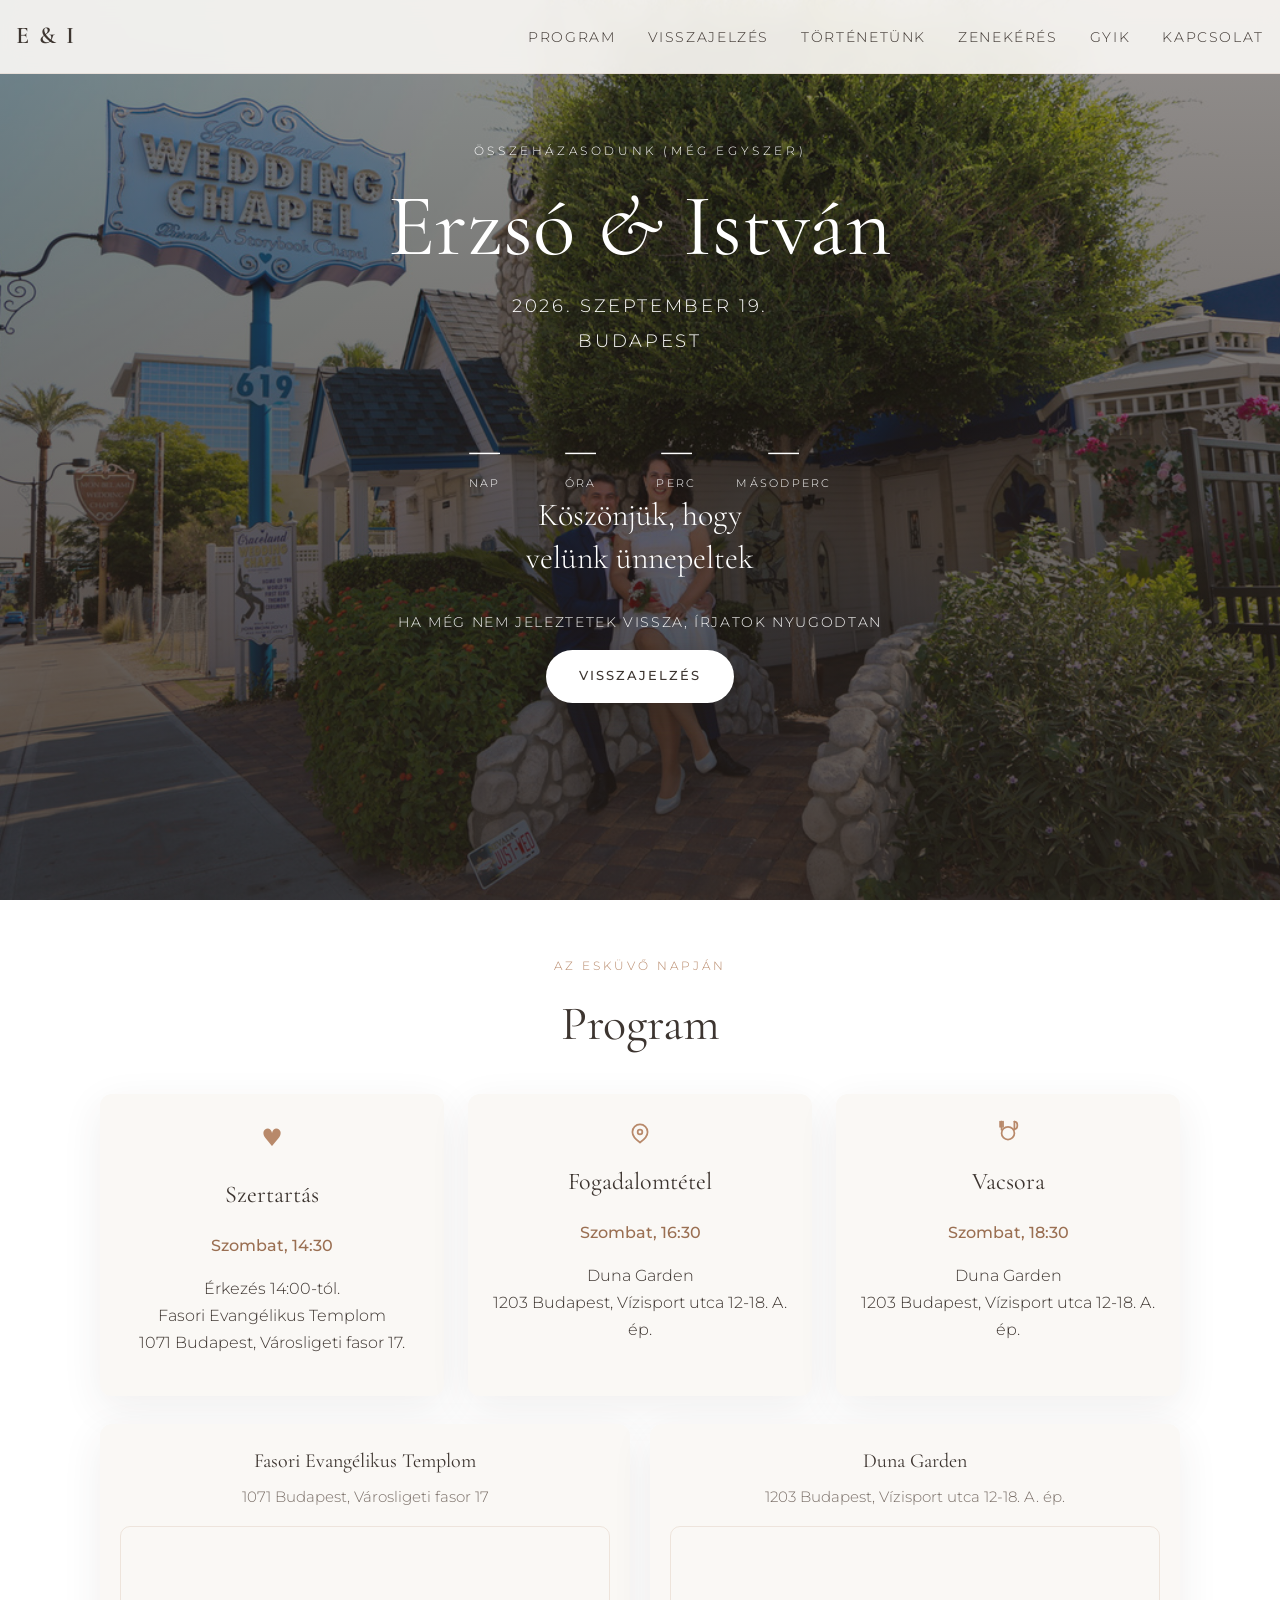
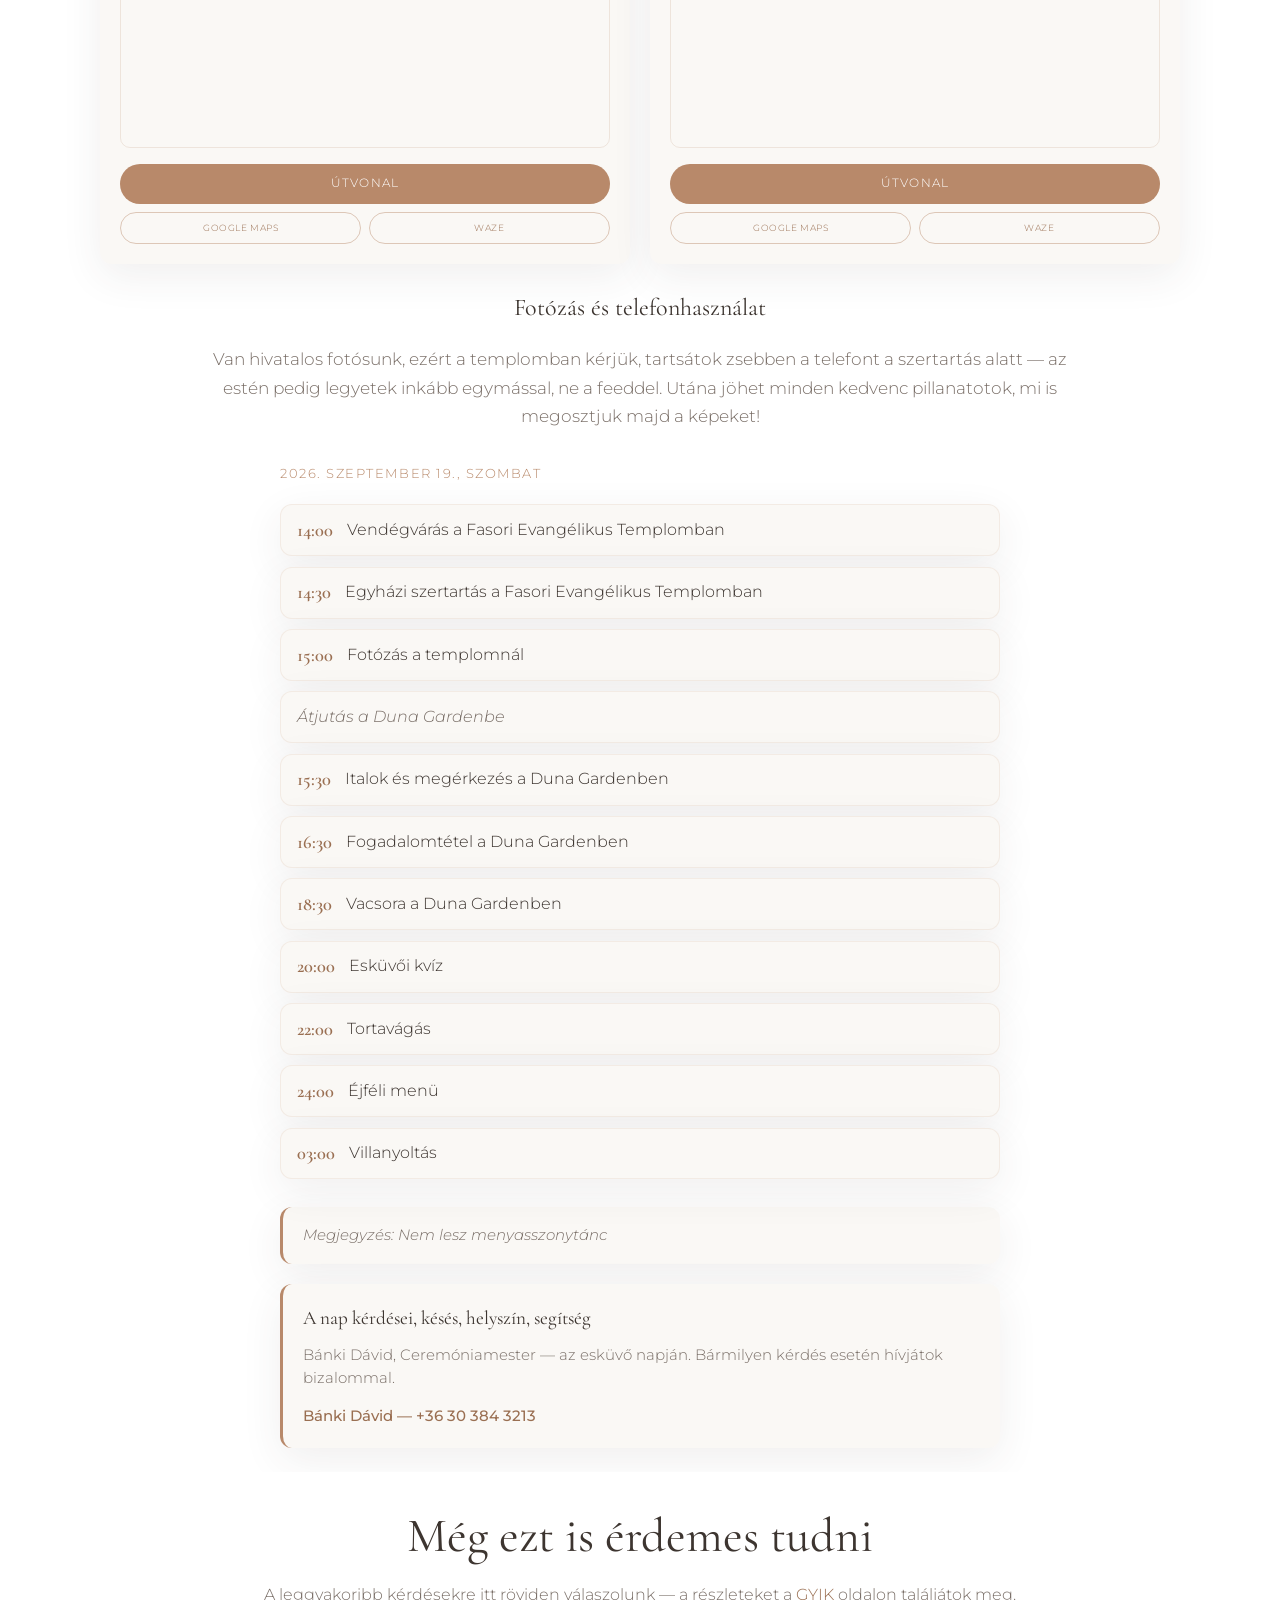
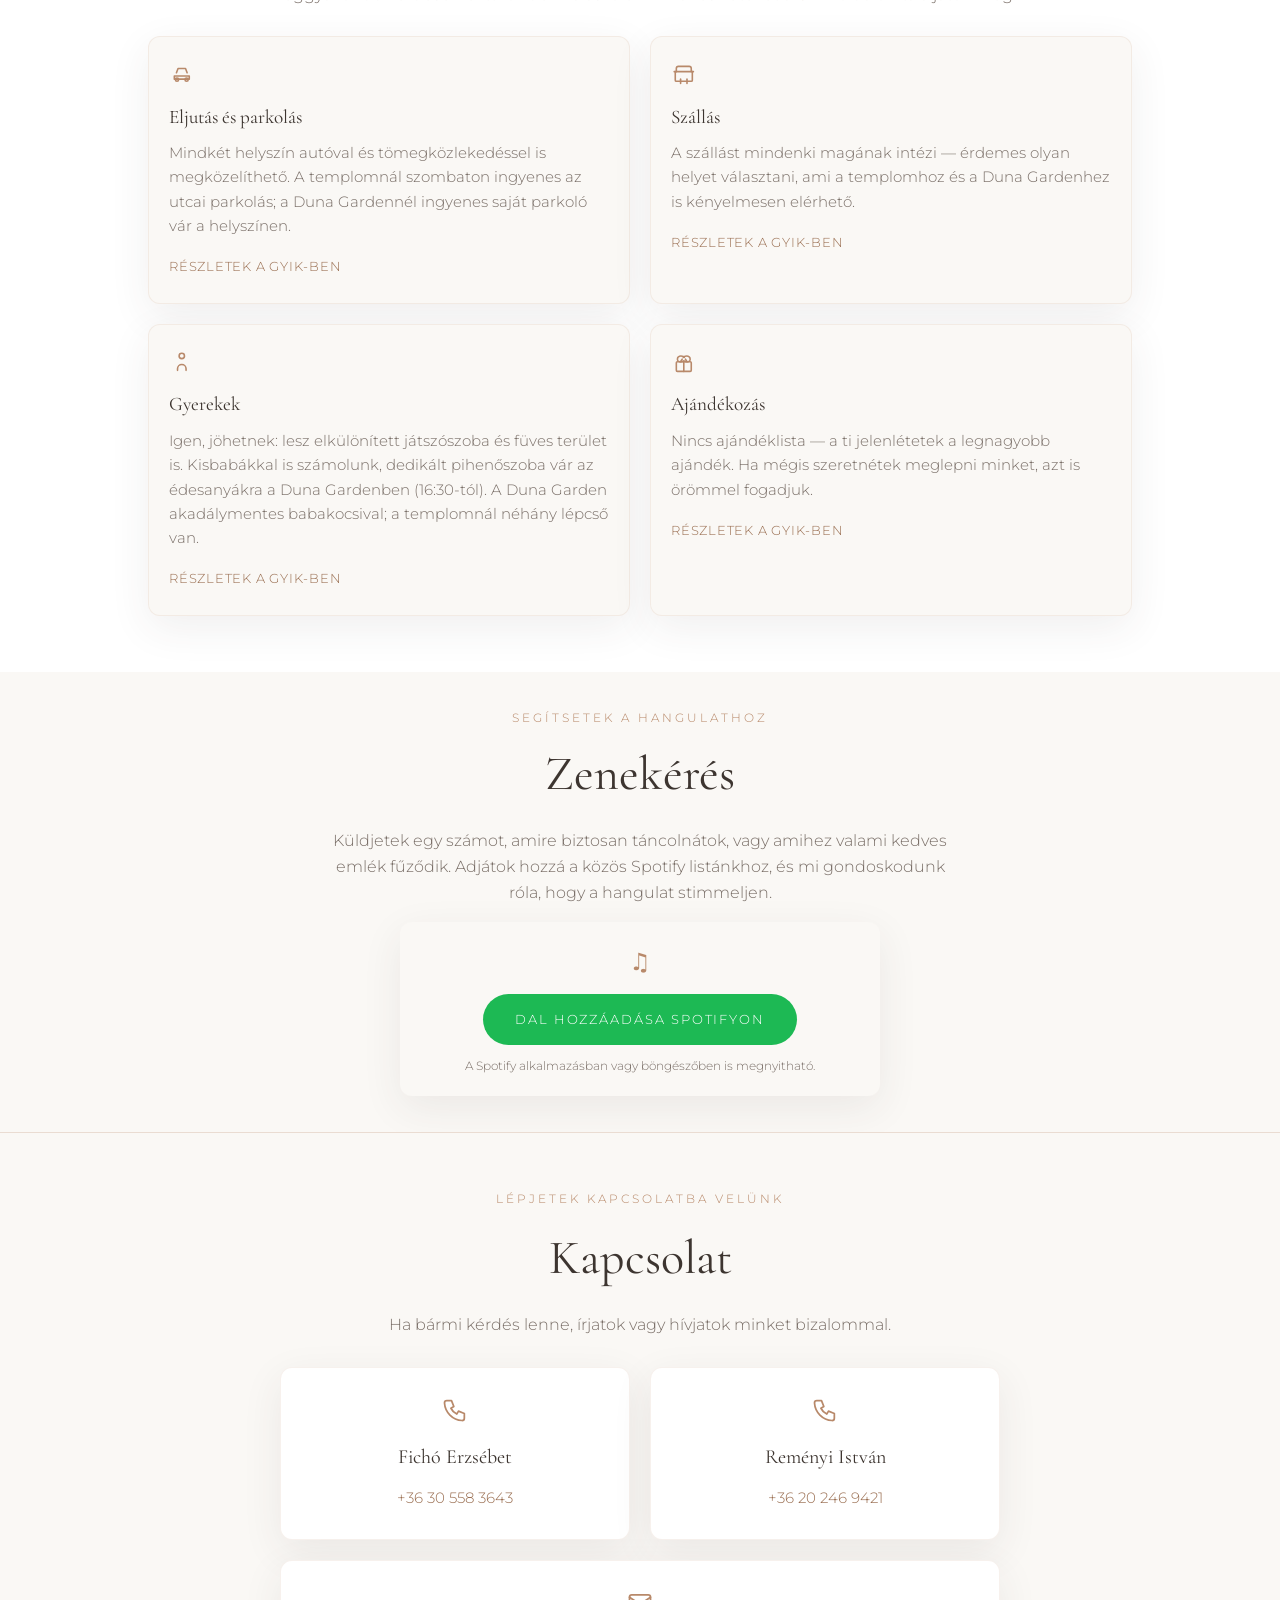
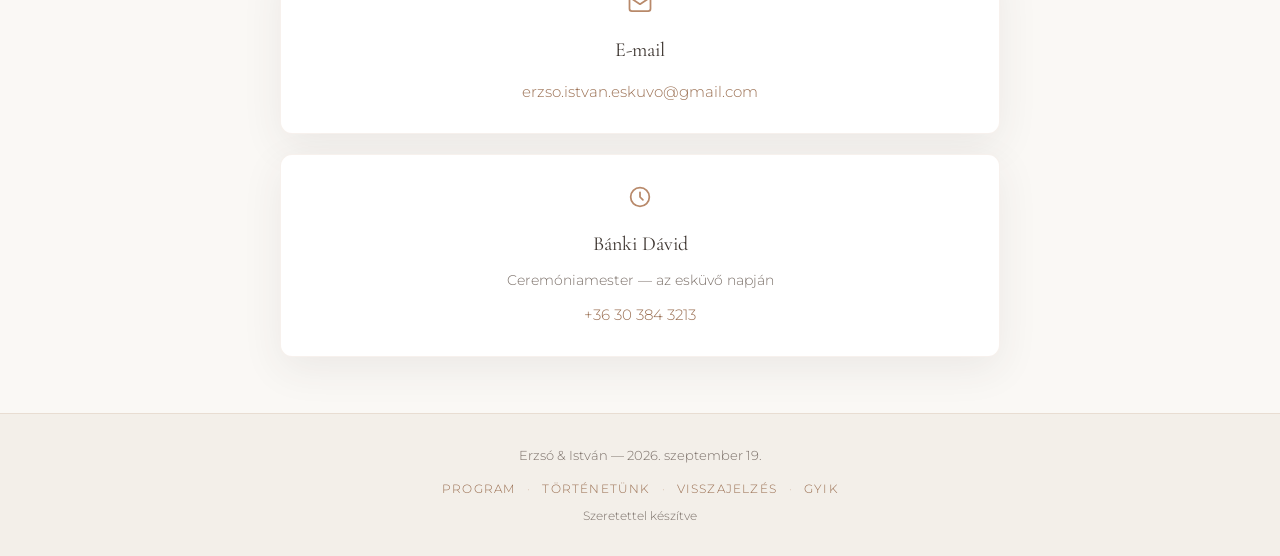
<file: index.html>
<!DOCTYPE html>
<html lang="hu">
<head>
  <meta charset="UTF-8">
  <meta name="viewport" content="width=device-width, initial-scale=1.0">
  <meta name="robots" content="noindex, nofollow">
  <meta name="description" content="Gyertek az esküvőnkre — Erzsó és István, 2026. szeptember 19., Budapest.">
  <title>Erzsó &amp; István — Esküvő</title>
  <meta property="og:type" content="website">
  <meta property="og:site_name" content="Erzsó &amp; István">
  <meta property="og:title" content="Erzsó &amp; István — Esküvő">
  <meta property="og:description" content="Gyertek az esküvőnkre — 2026. szeptember 19., Budapest.">
  <meta property="og:url" content="https://www.erzso-es-istvan-2026.hu/">
  <meta property="og:image" content="https://www.erzso-es-istvan-2026.hu/images/las_vegas2.jpeg">
  <meta property="og:image:width" content="1086">
  <meta property="og:image:height" content="724">
  <meta property="og:image:alt" content="Erzsó és István — esküvői meghívó">
  <meta property="og:locale" content="hu_HU">
  <meta name="twitter:card" content="summary_large_image">
  <meta name="twitter:title" content="Erzsó &amp; István — Esküvő">
  <meta name="twitter:description" content="Gyertek az esküvőnkre — 2026. szeptember 19., Budapest.">
  <meta name="twitter:image" content="https://www.erzso-es-istvan-2026.hu/images/las_vegas2.jpeg">
  <link rel="icon" href="/favicon.ico" sizes="any">
  <link rel="icon" href="/favicon.svg" type="image/svg+xml">
  <link rel="icon" href="/favicon-32x32.png" type="image/png" sizes="32x32">
  <link rel="icon" href="/favicon-16x16.png" type="image/png" sizes="16x16">
  <link rel="apple-touch-icon" href="/apple-touch-icon.png" sizes="180x180">
  <link rel="preconnect" href="https://fonts.googleapis.com">
  <link rel="preconnect" href="https://fonts.gstatic.com" crossorigin>
  <link href="https://fonts.googleapis.com/css2?family=Cormorant+Garamond:ital,wght@0,400;0,600;1,400&family=Montserrat:wght@300;400;500&display=swap" rel="stylesheet">
  <link rel="stylesheet" href="styles.css">
</head>
<body>
  <header class="site-header">
    <nav class="nav" aria-label="Fő navigáció">
      <a href="#home" class="nav-logo">E &amp; I</a>
      <button class="nav-toggle" aria-label="Menü megnyitása" aria-expanded="false">
        <span></span>
        <span></span>
        <span></span>
      </button>
      <ul class="nav-links">
        <li><a href="#program">Program</a></li>
        <li><a href="visszajelzes.html">Visszajelzés</a></li>
        <li><a href="tortenetunk.html">Történetünk</a></li>
        <li><a href="#music">Zenekérés</a></li>
        <li><a href="gyik.html">GYIK</a></li>
        <li><a href="#contact">Kapcsolat</a></li>
      </ul>
    </nav>
  </header>

  <main>
    <section id="home" class="hero">
      <div class="hero-overlay"></div>
      <div class="hero-content">
        <div class="hero-intro">
          <p class="hero-eyebrow">Összeházasodunk (még egyszer)</p>
          <h1 class="hero-title">Erzsó <span>&amp;</span> István</h1>
          <p class="hero-date">2026. szeptember 19.</p>
          <p class="hero-location">Budapest</p>
        </div>
        <div class="countdown" id="countdown" aria-live="polite">
          <div class="countdown-grid" id="countdown-grid">
            <div class="countdown-item">
              <span class="countdown-value" id="days">—</span>
              <span class="countdown-label">Nap</span>
            </div>
            <div class="countdown-item">
              <span class="countdown-value" id="hours">—</span>
              <span class="countdown-label">Óra</span>
            </div>
            <div class="countdown-item">
              <span class="countdown-value" id="minutes">—</span>
              <span class="countdown-label">Perc</span>
            </div>
            <div class="countdown-item">
              <span class="countdown-value" id="seconds">—</span>
              <span class="countdown-label">Másodperc</span>
            </div>
          </div>
          <p class="countdown-message" id="countdown-message" hidden></p>
        </div>
        <p class="hero-deadline" id="rsvp-deadline-hero">Visszajelzést 2026. július 15-ig várunk</p>
        <a href="visszajelzes.html" class="btn btn-cta">Visszajelzés</a>
      </div>
    </section>

    <section id="program" class="section program">
      <div class="container">
        <p class="section-eyebrow">Az esküvő napján</p>
        <h2 class="section-title">Program</h2>
        <div class="details-grid">
          <article class="detail-card">
            <div class="detail-icon" aria-hidden="true">♥</div>
            <h3>Szertartás</h3>
            <p class="detail-time">Szombat, 14:30</p>
            <p>
              Érkezés 14:00-tól.<br>
              Fasori Evangélikus Templom<br>
              1071 Budapest, Városligeti fasor 17.
            </p>
          </article>
          <article class="detail-card">
            <div class="detail-icon" aria-hidden="true">
              <svg viewBox="0 0 24 24" fill="none" stroke="currentColor" stroke-width="1.5" stroke-linecap="round" stroke-linejoin="round">
                <path d="M12 21s-6.5-4.5-6.5-9a6.5 6.5 0 0 1 13 0c0 4.5-6.5 9-6.5 9z"/>
                <circle cx="12" cy="12" r="2"/>
              </svg>
            </div>
            <h3>Fogadalomtétel</h3>
            <p class="detail-time">Szombat, 16:30</p>
            <p>
              Duna Garden<br>
              1203 Budapest, Vízisport utca 12-18. A. ép.
            </p>
          </article>
          <article class="detail-card">
            <div class="detail-icon" aria-hidden="true">
              <svg viewBox="0 0 24 24" fill="none" stroke="currentColor" stroke-width="1.5" stroke-linecap="round" stroke-linejoin="round">
                <circle cx="12" cy="13" r="5.5"/>
                <path d="M6.5 3v7"/>
                <path d="M5.25 3v4.5"/>
                <path d="M6.5 3v4.5"/>
                <path d="M7.75 3v4.5"/>
                <path d="M17.5 3v7"/>
                <path d="M17.5 3c1.75 0 2.5 1.75 2.5 3.25S19.25 9.5 17.5 9.5"/>
              </svg>
            </div>
            <h3>Vacsora</h3>
            <p class="detail-time">Szombat, 18:30</p>
            <p>
              Duna Garden<br>
              1203 Budapest, Vízisport utca 12-18. A. ép.
            </p>
          </article>
        </div>
        <div class="venue-maps">
          <article class="venue-map">
            <h3 class="venue-map-title">Fasori Evangélikus Templom</h3>
            <p class="venue-map-address">1071 Budapest, Városligeti fasor 17</p>
            <div class="map-embed">
              <iframe
                title="Fasori Evangélikus Templom térképe"
                loading="lazy"
                referrerpolicy="no-referrer-when-downgrade"
                src="https://maps.google.com/maps?q=1071+Budapest,+V%C3%A1rosligeti+fasor+17&amp;output=embed"
              ></iframe>
            </div>
            <div class="map-actions">
              <a
                class="btn btn-map"
                href="https://www.google.com/maps/dir/?api=1&amp;destination=1071+Budapest,+V%C3%A1rosligeti+fasor+17"
                target="_blank"
                rel="noopener noreferrer"
              >Útvonal</a>
              <div class="map-actions-row">
                <a
                  class="btn btn-map btn-map--secondary btn-map--compact"
                  href="https://maps.google.com/?q=1071+Budapest,+V%C3%A1rosligeti+fasor+17"
                  target="_blank"
                  rel="noopener noreferrer"
                >Google Maps</a>
                <a
                  class="btn btn-map btn-map--secondary btn-map--compact"
                  href="https://www.waze.com/ul?q=1071+Budapest,+V%C3%A1rosligeti+fasor+17&amp;navigate=yes"
                  target="_blank"
                  rel="noopener noreferrer"
                >Waze</a>
              </div>
            </div>
          </article>
          <article class="venue-map">
            <h3 class="venue-map-title">Duna Garden</h3>
            <p class="venue-map-address">1203 Budapest, Vízisport utca 12-18. A. ép.</p>
            <div class="map-embed">
              <iframe
                title="Duna Garden térképe"
                loading="lazy"
                referrerpolicy="no-referrer-when-downgrade"
                src="https://maps.google.com/maps?q=1203+Budapest,+V%C3%ADzisport+utca+12-18&amp;output=embed"
              ></iframe>
            </div>
            <div class="map-actions">
              <a
                class="btn btn-map"
                href="https://www.google.com/maps/dir/?api=1&amp;destination=1203+Budapest,+V%C3%ADzisport+utca+12-18"
                target="_blank"
                rel="noopener noreferrer"
              >Útvonal</a>
              <div class="map-actions-row">
                <a
                  class="btn btn-map btn-map--secondary btn-map--compact"
                  href="https://maps.google.com/?q=1203+Budapest,+V%C3%ADzisport+utca+12-18"
                  target="_blank"
                  rel="noopener noreferrer"
                >Google Maps</a>
                <a
                  class="btn btn-map btn-map--secondary btn-map--compact"
                  href="https://www.waze.com/ul?q=1203+Budapest,+V%C3%ADzisport+utca+12-18&amp;navigate=yes"
                  target="_blank"
                  rel="noopener noreferrer"
                >Waze</a>
              </div>
            </div>
          </article>
        </div>
        <div class="details-text">
          <h3>Fotózás és telefonhasználat</h3>
          <p>
            Van hivatalos fotósunk, ezért a templomban kérjük, tartsátok zsebben a telefont a szertartás alatt —
            az estén pedig legyetek inkább egymással, ne a feeddel. Utána jöhet minden kedvenc pillanatotok, mi is megosztjuk majd a képeket!
          </p>
        </div>
        <div class="timeline">
          <time class="timeline-date" datetime="2026-09-19">2026. szeptember 19., szombat</time>
          <ol class="timeline-events">
            <li class="timeline-event">
              <time class="timeline-time" datetime="2026-09-19T14:00">14:00</time>
              <span class="timeline-label">Vendégvárás a Fasori Evangélikus Templomban</span>
            </li>
            <li class="timeline-event">
              <time class="timeline-time" datetime="2026-09-19T14:30">14:30</time>
              <span class="timeline-label">Egyházi szertartás a Fasori Evangélikus Templomban</span>
            </li>
            <li class="timeline-event">
              <time class="timeline-time" datetime="2026-09-19T15:00">15:00</time>
              <span class="timeline-label">Fotózás a templomnál</span>
            </li>
            <li class="timeline-event timeline-event--no-time">
              <span class="timeline-label">Átjutás a Duna Gardenbe</span>
            </li>
            <li class="timeline-event">
              <time class="timeline-time" datetime="2026-09-19T15:30">15:30</time>
              <span class="timeline-label">Italok és megérkezés a Duna Gardenben</span>
            </li>
            <li class="timeline-event">
              <time class="timeline-time" datetime="2026-09-19T16:30">16:30</time>
              <span class="timeline-label">Fogadalomtétel a Duna Gardenben</span>
            </li>
            <li class="timeline-event">
              <time class="timeline-time" datetime="2026-09-19T18:30">18:30</time>
              <span class="timeline-label">Vacsora a Duna Gardenben</span>
            </li>
            <li class="timeline-event">
              <time class="timeline-time" datetime="2026-09-19T20:00">20:00</time>
              <span class="timeline-label">Esküvői kvíz</span>
            </li>
            <li class="timeline-event">
              <time class="timeline-time" datetime="2026-09-19T22:00">22:00</time>
              <span class="timeline-label">Tortavágás</span>
            </li>
            <li class="timeline-event">
              <time class="timeline-time" datetime="2026-09-20T00:00">24:00</time>
              <span class="timeline-label">Éjféli menü</span>
            </li>
            <li class="timeline-event">
              <time class="timeline-time" datetime="2026-09-20T03:00">03:00</time>
              <span class="timeline-label">Villanyoltás</span>
            </li>
          </ol>
          <aside class="timeline-note" role="note">
            <p><em>Megjegyzés: Nem lesz menyasszonytánc</em></p>
          </aside>
          <article class="program-day-contact">
            <h3>A nap kérdései, késés, helyszín, segítség</h3>
            <p>Bánki Dávid, Ceremóniamester — az esküvő napján. Bármilyen kérdés esetén hívjátok bizalommal.</p>
            <a class="contact-link program-day-contact-link" href="tel:+36303843213">Bánki Dávid — +36 30 384 3213</a>
          </article>
        </div>
      </div>
    </section>

    <section id="info" class="section info-preview">
      <div class="container">
        <h2 class="section-title">Még ezt is érdemes tudni</h2>
        <p class="info-intro">A leggyakoribb kérdésekre itt röviden válaszolunk — a részleteket a <a href="gyik.html">GYIK</a> oldalon találjátok meg.</p>
        <div class="info-grid">
          <article class="info-card">
            <div class="info-icon" aria-hidden="true">
              <svg viewBox="0 0 24 24" fill="none" stroke="currentColor" stroke-width="1.5" stroke-linecap="round" stroke-linejoin="round">
                <path d="M5 17h14v-3H5v3z"/>
                <path d="M7 11l1.5-4h7L17 11"/>
                <circle cx="7.5" cy="17.5" r="1.5"/>
                <circle cx="16.5" cy="17.5" r="1.5"/>
              </svg>
            </div>
            <h3>Eljutás és parkolás</h3>
            <p>Mindkét helyszín autóval és tömegközlekedéssel is megközelíthető. A templomnál szombaton ingyenes az utcai parkolás; a Duna Gardennél ingyenes saját parkoló vár a helyszínen.</p>
            <a class="info-link" href="gyik.html#faq-transport">Részletek a GYIK-ben</a>
          </article>
          <article class="info-card">
            <div class="info-icon" aria-hidden="true">
              <svg viewBox="0 0 24 24" fill="none" stroke="currentColor" stroke-width="1.5" stroke-linecap="round" stroke-linejoin="round">
                <path d="M3 10h18"/>
                <path d="M5 10V7a2 2 0 0 1 2-2h10a2 2 0 0 1 2 2v3"/>
                <path d="M4 10v8a1 1 0 0 0 1 1h14a1 1 0 0 0 1-1v-8"/>
                <path d="M9 21v-4"/>
                <path d="M15 21v-4"/>
              </svg>
            </div>
            <h3>Szállás</h3>
            <p>A szállást mindenki magának intézi — érdemes olyan helyet választani, ami a templomhoz és a Duna Gardenhez is kényelmesen elérhető.</p>
            <a class="info-link" href="gyik.html#faq-accommodation">Részletek a GYIK-ben</a>
          </article>
          <article class="info-card">
            <div class="info-icon" aria-hidden="true">
              <svg viewBox="0 0 24 24" fill="none" stroke="currentColor" stroke-width="1.5" stroke-linecap="round" stroke-linejoin="round">
                <circle cx="12" cy="6.5" r="2.5"/>
                <path d="M8 20v-1.5a4 4 0 0 1 8 0V20"/>
              </svg>
            </div>
            <h3>Gyerekek</h3>
            <p>Igen, jöhetnek: lesz elkülönített játszószoba és füves terület is. Kisbabákkal is számolunk, dedikált pihenőszoba vár az édesanyákra a Duna Gardenben (16:30-tól). A Duna Garden akadálymentes babakocsival; a templomnál néhány lépcső van.</p>
            <a class="info-link" href="gyik.html#faq-kids">Részletek a GYIK-ben</a>
          </article>
          <article class="info-card">
            <div class="info-icon" aria-hidden="true">
              <svg viewBox="0 0 24 24" fill="none" stroke="currentColor" stroke-width="1.5" stroke-linecap="round" stroke-linejoin="round">
                <rect x="5" y="12" width="14" height="9" rx="1"/>
                <path d="M12 12v9"/>
                <path d="M12 7.5C9.25 5.75 6 6.75 6 9.5s2.75 3.25 6 1.75"/>
                <path d="M12 7.5c2.75-1.75 6-.75 6 2s-2.75 3.25-6 1.75"/>
                <circle cx="12" cy="7.5" r="1.1" fill="currentColor" stroke="none"/>
                <path d="M10.5 9.5L9.25 11.5"/>
                <path d="M13.5 9.5l1.25 2"/>
              </svg>
            </div>
            <h3>Ajándékozás</h3>
            <p>Nincs ajándéklista — a ti jelenlétetek a legnagyobb ajándék. Ha mégis szeretnétek meglepni minket, azt is örömmel fogadjuk.</p>
            <a class="info-link" href="gyik.html#faq-gift">Részletek a GYIK-ben</a>
          </article>
        </div>
      </div>
    </section>

    <section id="music" class="section music">
      <div class="container">
        <p class="section-eyebrow">Segítsetek a hangulathoz</p>
        <h2 class="section-title">Zenekérés</h2>
        <p class="music-note">
          Küldjetek egy számot, amire biztosan táncolnátok, vagy amihez valami kedves emlék fűződik.
          Adjátok hozzá a közös Spotify listánkhoz, és mi gondoskodunk róla, hogy a hangulat stimmeljen.
        </p>
        <div class="music-box">
          <p class="music-icon" aria-hidden="true">♫</p>
          <a
            class="btn btn-spotify"
            href="https://open.spotify.com/playlist/1iAfKzeontBgP5wrEknpYu?si=048b5f24137543d5&amp;pt=9c2dd599c0037bfe04b0254d8b5f7cc5"
            target="_blank"
            rel="noopener noreferrer"
          >
            Dal hozzáadása Spotifyon
          </a>
          <p class="music-hint">A Spotify alkalmazásban vagy böngészőben is megnyitható.</p>
        </div>
      </div>
    </section>

    <section id="contact" class="section contact">
      <div class="container">
        <p class="section-eyebrow">Lépjetek kapcsolatba velünk</p>
        <h2 class="section-title">Kapcsolat</h2>
        <p class="contact-note">Ha bármi kérdés lenne, írjatok vagy hívjatok minket bizalommal.</p>
        <div class="contact-layout">
          <div class="contact-row contact-row--pair">
            <article class="contact-card">
              <div class="contact-icon" aria-hidden="true">
                <svg viewBox="0 0 24 24" fill="none" stroke="currentColor" stroke-width="1.5" stroke-linecap="round" stroke-linejoin="round">
                  <path d="M5 4h4l2 5-2.5 1.5a11 11 0 0 0 5 5L15 13l5 2v4a2 2 0 0 1-2 2A16 16 0 0 1 3 6a2 2 0 0 1 2-2z"/>
                </svg>
              </div>
              <h3>Fichó Erzsébet</h3>
              <a class="contact-link" href="tel:+36305583643">+36 30 558 3643</a>
            </article>
            <article class="contact-card">
              <div class="contact-icon" aria-hidden="true">
                <svg viewBox="0 0 24 24" fill="none" stroke="currentColor" stroke-width="1.5" stroke-linecap="round" stroke-linejoin="round">
                  <path d="M5 4h4l2 5-2.5 1.5a11 11 0 0 0 5 5L15 13l5 2v4a2 2 0 0 1-2 2A16 16 0 0 1 3 6a2 2 0 0 1 2-2z"/>
                </svg>
              </div>
              <h3>Reményi István</h3>
              <a class="contact-link" href="tel:+36202469421">+36 20 246 9421</a>
            </article>
          </div>
          <article class="contact-card">
            <div class="contact-icon" aria-hidden="true">
              <svg viewBox="0 0 24 24" fill="none" stroke="currentColor" stroke-width="1.5" stroke-linecap="round" stroke-linejoin="round">
                <rect x="3" y="5" width="18" height="14" rx="2"/>
                <path d="M3 7l9 6 9-6"/>
              </svg>
            </div>
            <h3>E-mail</h3>
            <a class="contact-link" href="mailto:erzso.istvan.eskuvo@gmail.com">erzso.istvan.eskuvo@gmail.com</a>
          </article>
          <article class="contact-card contact-card--highlight">
            <div class="contact-icon" aria-hidden="true">
              <svg viewBox="0 0 24 24" fill="none" stroke="currentColor" stroke-width="1.5" stroke-linecap="round" stroke-linejoin="round">
                <circle cx="12" cy="12" r="8"/>
                <path d="M12 8v4l2.5 2.5"/>
              </svg>
            </div>
            <h3>Bánki Dávid</h3>
            <p class="contact-role">Ceremóniamester — az esküvő napján</p>
            <a class="contact-link" href="tel:+36303843213">+36 30 384 3213</a>
          </article>
        </div>
      </div>
    </section>
  </main>

  <footer class="site-footer">
    <p>Erzsó &amp; István — 2026. szeptember 19.</p>
    <nav class="footer-links" aria-label="Gyors linkek">
      <a href="#program">Program</a>
      <span aria-hidden="true">·</span>
      <a href="tortenetunk.html">Történetünk</a>
      <span aria-hidden="true">·</span>
      <a href="visszajelzes.html">Visszajelzés</a>
      <span aria-hidden="true">·</span>
      <a href="gyik.html">GYIK</a>
    </nav>
    <p class="footer-note">Szeretettel készítve</p>
  </footer>

  <script src="script.js"></script>
</body>
</html>
</file>
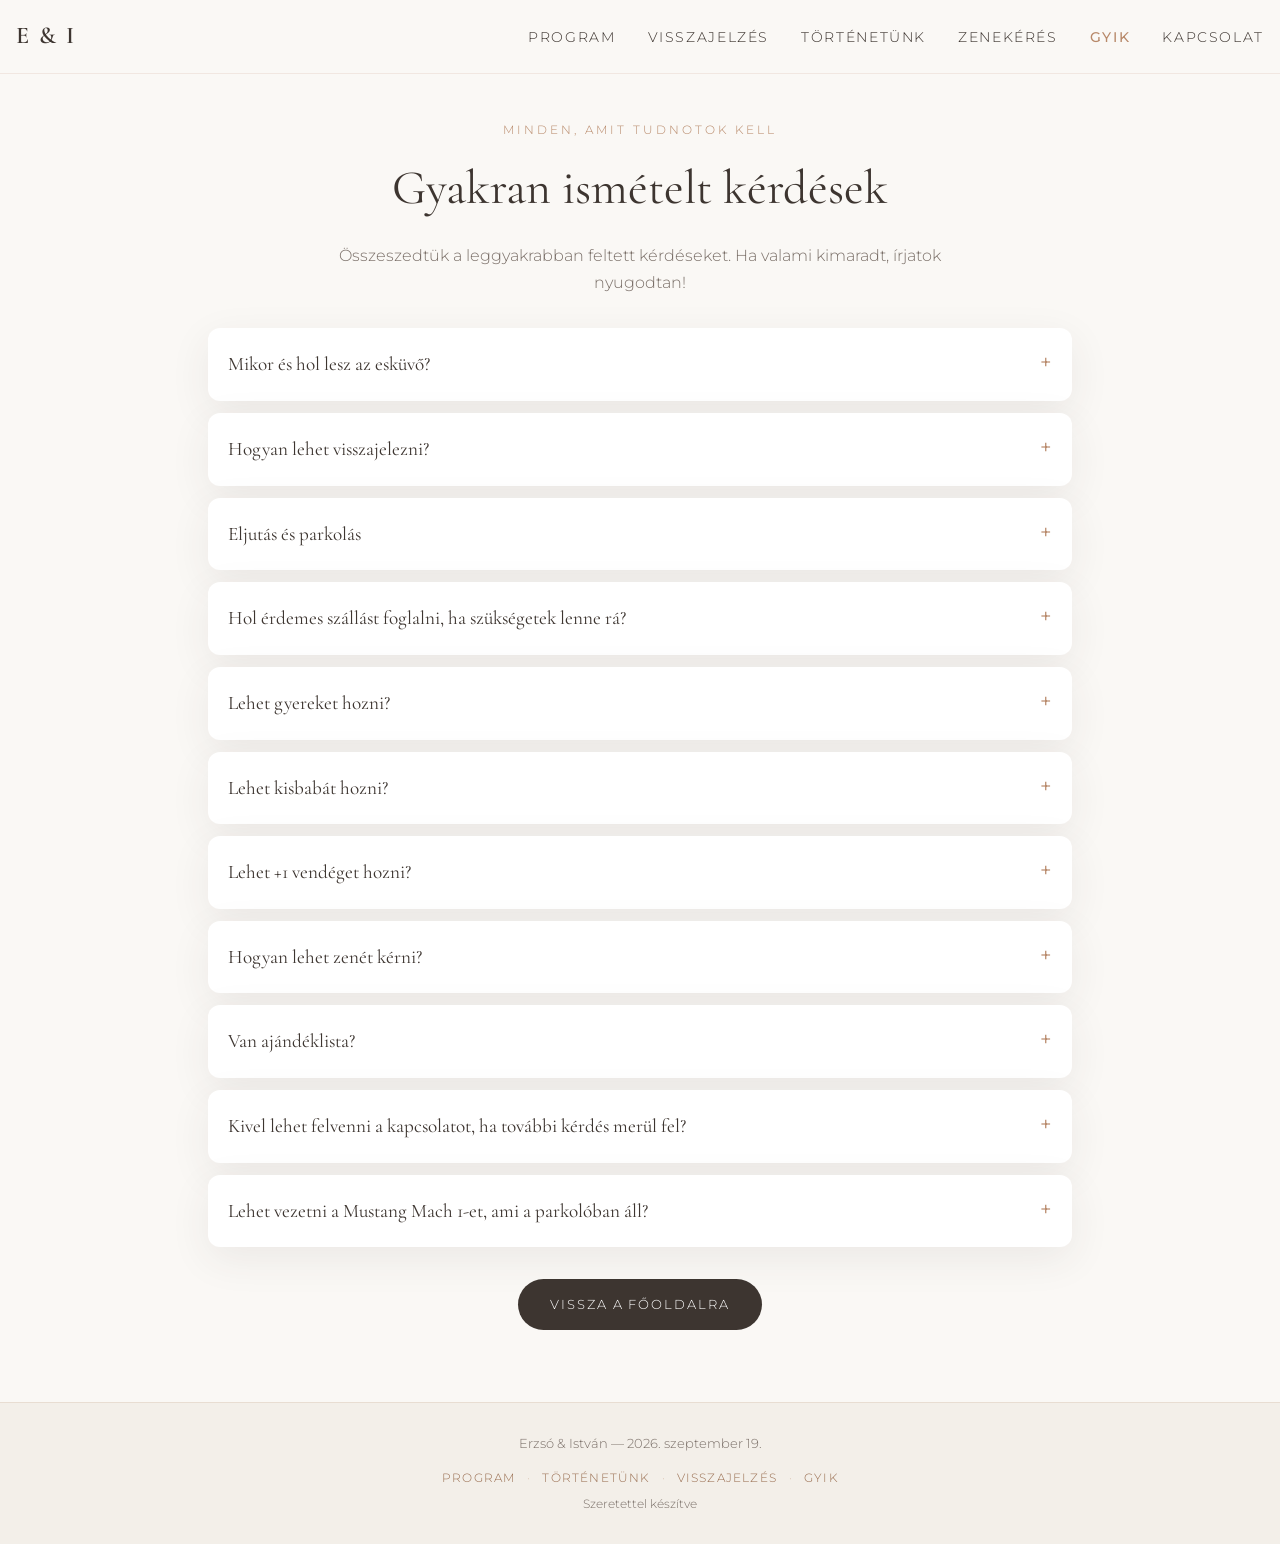
<file: gyik.html>
<!DOCTYPE html>
<html lang="hu">
<head>
  <meta charset="UTF-8">
  <meta name="viewport" content="width=device-width, initial-scale=1.0">
  <meta name="robots" content="noindex, nofollow">
  <meta name="description" content="Gyakran ismételt kérdések Erzsó és István esküvőjével kapcsolatban.">
  <title>GYIK — Erzsó &amp; István</title>
  <meta property="og:type" content="website">
  <meta property="og:site_name" content="Erzsó &amp; István">
  <meta property="og:title" content="GYIK — Erzsó &amp; István">
  <meta property="og:description" content="Gyakran ismételt kérdések Erzsó és István esküvőjével kapcsolatban.">
  <meta property="og:url" content="https://www.erzso-es-istvan-2026.hu/gyik.html">
  <meta property="og:image" content="https://www.erzso-es-istvan-2026.hu/images/las_vegas2.jpeg">
  <meta property="og:image:width" content="1086">
  <meta property="og:image:height" content="724">
  <meta property="og:image:alt" content="Erzsó és István — esküvői meghívó">
  <meta property="og:locale" content="hu_HU">
  <meta name="twitter:card" content="summary_large_image">
  <meta name="twitter:title" content="GYIK — Erzsó &amp; István">
  <meta name="twitter:description" content="Gyakran ismételt kérdések Erzsó és István esküvőjével kapcsolatban.">
  <meta name="twitter:image" content="https://www.erzso-es-istvan-2026.hu/images/las_vegas2.jpeg">
  <link rel="icon" href="/favicon.ico" sizes="any">
  <link rel="icon" href="/favicon.svg" type="image/svg+xml">
  <link rel="icon" href="/favicon-32x32.png" type="image/png" sizes="32x32">
  <link rel="icon" href="/favicon-16x16.png" type="image/png" sizes="16x16">
  <link rel="apple-touch-icon" href="/apple-touch-icon.png" sizes="180x180">
  <link rel="preconnect" href="https://fonts.googleapis.com">
  <link rel="preconnect" href="https://fonts.gstatic.com" crossorigin>
  <link href="https://fonts.googleapis.com/css2?family=Cormorant+Garamond:ital,wght@0,400;0,600;1,400&family=Montserrat:wght@300;400;500&display=swap" rel="stylesheet">
  <link rel="stylesheet" href="styles.css">
</head>
<body>
  <header class="site-header">
    <nav class="nav" aria-label="Fő navigáció">
      <a href="./" class="nav-logo">E &amp; I</a>
      <button class="nav-toggle" aria-label="Menü megnyitása" aria-expanded="false">
        <span></span>
        <span></span>
        <span></span>
      </button>
      <ul class="nav-links">
        <li><a href="./#program">Program</a></li>
        <li><a href="visszajelzes.html">Visszajelzés</a></li>
        <li><a href="tortenetunk.html">Történetünk</a></li>
        <li><a href="./#music">Zenekérés</a></li>
        <li><a href="gyik.html" aria-current="page">GYIK</a></li>
        <li><a href="./#contact">Kapcsolat</a></li>
      </ul>
    </nav>
  </header>

  <main class="subpage">
    <section class="section faq">
      <div class="container">
        <p class="section-eyebrow">Minden, amit tudnotok kell</p>
        <h1 class="section-title">Gyakran ismételt kérdések</h1>
        <p class="faq-intro">
          Összeszedtük a leggyakrabban feltett kérdéseket. Ha valami kimaradt, írjatok nyugodtan!
        </p>

        <div class="faq-list">
          <details class="faq-item">
            <summary>Mikor és hol lesz az esküvő?</summary>
            <p>
              Az esküvő <strong>2026. szeptember 19-én, szombaton</strong> lesz Budapesten.
              A pontos időpontokat és helyszíneket a
              <a href="./#program">Program</a> szekcióban találjátok.
            </p>
          </details>


          <details class="faq-item">
            <summary>Hogyan lehet visszajelezni?</summary>
            <p>
              Kérjük, a <a href="visszajelzes.html">Visszajelzés</a> oldalon töltsétek ki az űrlapot,
              vagy írjatok nekünk e-mailben: <a href="mailto:erzso.istvan.eskuvo@gmail.com">erzso.istvan.eskuvo@gmail.com</a>.
              <span id="rsvp-deadline-faq"> A visszajelzéseket 2026. július 15-ig várjuk.</span>
            </p>
          </details>


          <details class="faq-item" id="faq-transport">
            <summary>Eljutás és parkolás</summary>
            <p>
              A templom a Városliget közelében, a Duna Garden pedig Pesterzsébeten, a Duna partján található.
              Mindkét helyszín autóval és tömegközlekedéssel is megközelíthető.
            </p>
            <p>
              <strong>Fasori Evangélikus Templom — parkolás:</strong> az utcán parkolás lehetséges, szombaton
              ez ingyenes. A legközelebbi mélygarázs a
              <a href="https://ligetbudapest.hu/latogatas/muzeum-melygarazs" target="_blank" rel="noopener noreferrer">Múzeum mélygarázs</a>
              (<a href="https://maps.google.com/?q=1146+Budapest,+D%C3%B3zsa+Gy%C3%B6rgy+%C3%BAt+33" target="_blank" rel="noopener noreferrer">1146 Budapest, Dózsa György út 33.</a>),
              kb. 7 perc séta a templomhoz. Díj: 400 Ft / megkezdett óra, 200 Ft / megkezdett félóra.
            </p>
            <p>
              <strong>Duna Garden — parkolás:</strong> ingyenes parkolás érhető el a helyszínen.
            </p>
            <p>
              A két helyszín között taxival kb. 20 perc az út, tömegközlekedéssel kb. 40 perc. Amennyiben
              transzferre van szükségetek a két helyszín között, írjatok nekünk nyugodtan — segítünk megszervezni.
            </p>
          </details>

          <details class="faq-item" id="faq-accommodation">
            <summary>Hol érdemes szállást foglalni, ha szükségetek lenne rá?</summary>
            <p>
              A szállást mindenki magának intézi. A templom a Városliget közelében van, a vacsora pedig
              Pesterzsébeten, a Duna partján. Érdemes olyan helyet választani, ami mindkét helyszínhez
              kényelmesen elérhető (pl. belváros, pesti oldal).
            </p>
            <p>
              Néhány szoba rendelkezésre áll a Duna Gardenben — ha nálatok lenne szükség szállásra a helyszínen,
              jelezzétek minél hamarabb. Konkrét szállásötletre is szívesen adunk tippet, ehhez is nyugodtan írjatok.
            </p>
          </details>

          <details class="faq-item" id="faq-kids">
            <summary>Lehet gyereket hozni?</summary>
            <p>
              Igen, ők is jöhetnek, életkori megkötés nélkül, viszont jelezzétek a meghívón az életkort. Lesz elkülönített játszószoba
              a gyerekeknek (a vendégtérből nyílik, üvegfallal). Az épület mellett egy füves terület is
              található, érdemes lehet ennek megfelelő öltözettel készülni. Játékokat biztosítunk. Ha kisbabával érkeznétek, nézzétek meg a következő kérdést.
            </p>
          </details>

          <details class="faq-item">
            <summary>Lehet kisbabát hozni?</summary>
            <p>
              Abszolút, amennyiben komfortosnak gondoljátok. Az esküvő helyszíne akadálymentes babakocsival,
              a templomnál néhány lépcsőfok található. A kisbabával érkező édesanyák részére egy külön,
              dedikált hotelszoba is rendelkezésre fog állni fürdőszobával a földszinten, elvonulás és
              altatás céljából az esküvő teljes időtartama alatt (délután 16:30-tól másnap 10:00-ig).
              További részletekért és információért Erzsót keressétek ezügyben :)
            </p>
          </details>

          <details class="faq-item">
            <summary>Lehet +1 vendéget hozni?</summary>
            <p>A meghívóban szerepel, hány főre számítunk, és ezt a meghíváskor is jelezzük. Ha bizonytalanok vagytok, írjatok vagy hívjatok minket.</p>
          </details>

          <details class="faq-item">
            <summary>Hogyan lehet zenét kérni?</summary>
            <p>
              DJ lesz az eseményen, a kéréseiteket eljuttatjuk neki. A
              <a href="./#music">Zenekérés</a> szekcióban találjátok a közös Spotify lejátszási listánkat,
              ahova bármilyen kedvenc dalotokat hozzáadhatjátok, limit nélkül.
            </p>
          </details>

          <details class="faq-item" id="faq-gift">
            <summary>Van ajándéklista?</summary>
            <p>
              Mivel már jó ideje együtt élünk, a háztartásunk „teljes kiadásban” üzemel, mindenünk megvan,
              amit hasznunkra vehetünk. Ajándéklista ezért nincs. A ti jelenlétetek a legnagyobb ajándék számunkra, de ha szeretnétek valami aprósággal kedveskedni, azt nagyon köszönjük.
            </p>
          </details>

          <details class="faq-item">
            <summary>Kivel lehet felvenni a kapcsolatot, ha további kérdés merül fel?</summary>
            <p>
              Írjatok az <a href="mailto:erzso.istvan.eskuvo@gmail.com">erzso.istvan.eskuvo@gmail.com</a>
              címre, vagy hívjatok minket:
              Fichó Erzsébet — <a href="tel:+36305583643">+36 30 558 3643</a>,
              Reményi István — <a href="tel:+36202469421">+36 20 246 9421</a>.
            </p>
            <p>
              Késés, helyszín vagy gyors kérdés esetén Bánki Dávid, Ceremóniamester — az esküvő napján:
              <a href="tel:+36303843213">+36 30 384 3213</a>.
            </p>
          </details>

          <details class="faq-item">
            <summary>Lehet vezetni a Mustang Mach 1-et, ami a parkolóban áll?</summary>
            <p>István üzeni: NEM. De szívesen elviszi bárkit egy körre, vagy veri fel a környéket a V8-as motorral :). </p>
          </details>
        </div>

        <p class="faq-back">
          <a href="./" class="btn btn-primary">Vissza a főoldalra</a>
        </p>
      </div>
    </section>
  </main>

  <footer class="site-footer">
    <p>Erzsó &amp; István — 2026. szeptember 19.</p>
    <nav class="footer-links" aria-label="Gyors linkek">
      <a href="./#program">Program</a>
      <span aria-hidden="true">·</span>
      <a href="tortenetunk.html">Történetünk</a>
      <span aria-hidden="true">·</span>
      <a href="visszajelzes.html">Visszajelzés</a>
      <span aria-hidden="true">·</span>
      <a href="gyik.html">GYIK</a>
    </nav>
    <p class="footer-note">Szeretettel készítve</p>
  </footer>

  <script src="script.js"></script>
</body>
</html>
</file>
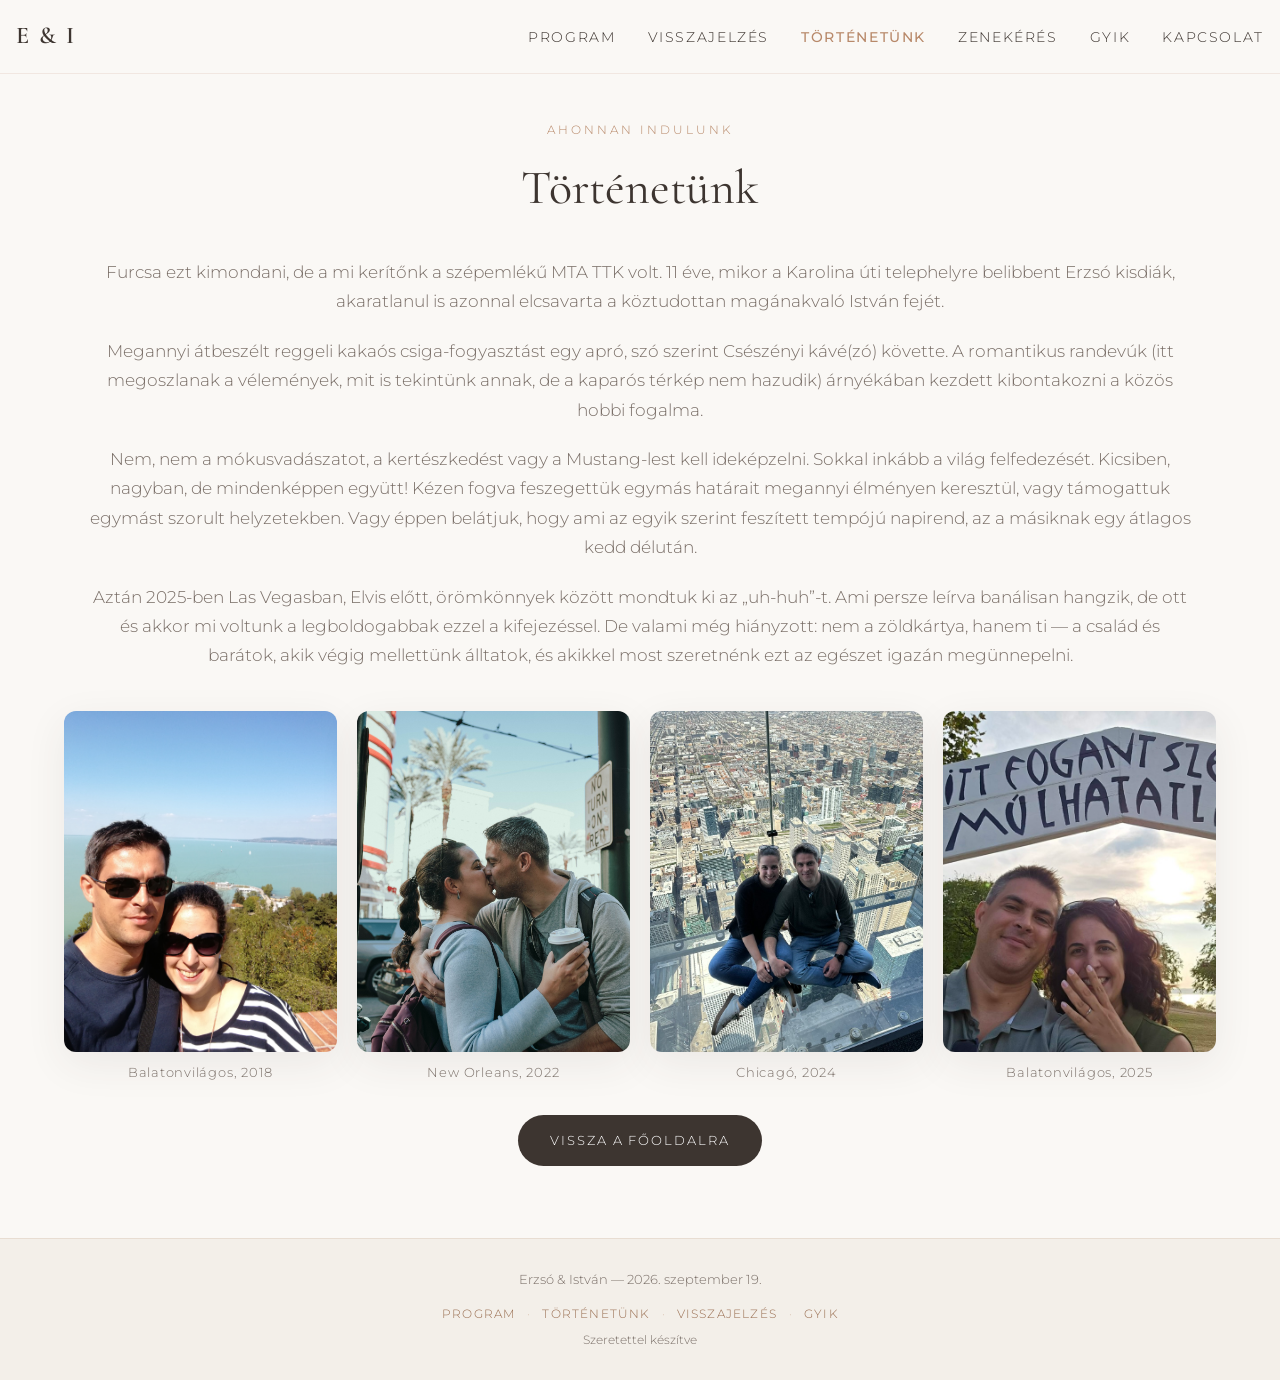
<file: tortenetunk.html>
<!DOCTYPE html>
<html lang="hu">
<head>
  <meta charset="UTF-8">
  <meta name="viewport" content="width=device-width, initial-scale=1.0">
  <meta name="robots" content="noindex, nofollow">
  <meta name="description" content="Erzsó és István története — hogyan jutottunk el idáig.">
  <title>Történetünk — Erzsó &amp; István</title>
  <meta property="og:type" content="website">
  <meta property="og:site_name" content="Erzsó &amp; István">
  <meta property="og:title" content="Történetünk — Erzsó &amp; István">
  <meta property="og:description" content="Erzsó és István története — hogyan jutottunk el idáig.">
  <meta property="og:url" content="https://www.erzso-es-istvan-2026.hu/tortenetunk.html">
  <meta property="og:image" content="https://www.erzso-es-istvan-2026.hu/images/las_vegas2.jpeg">
  <meta property="og:image:width" content="1086">
  <meta property="og:image:height" content="724">
  <meta property="og:image:alt" content="Erzsó és István — esküvői meghívó">
  <meta property="og:locale" content="hu_HU">
  <meta name="twitter:card" content="summary_large_image">
  <meta name="twitter:title" content="Történetünk — Erzsó &amp; István">
  <meta name="twitter:description" content="Erzsó és István története — hogyan jutottunk el idáig.">
  <meta name="twitter:image" content="https://www.erzso-es-istvan-2026.hu/images/las_vegas2.jpeg">
  <link rel="icon" href="/favicon.ico" sizes="any">
  <link rel="icon" href="/favicon.svg" type="image/svg+xml">
  <link rel="icon" href="/favicon-32x32.png" type="image/png" sizes="32x32">
  <link rel="icon" href="/favicon-16x16.png" type="image/png" sizes="16x16">
  <link rel="apple-touch-icon" href="/apple-touch-icon.png" sizes="180x180">
  <link rel="preconnect" href="https://fonts.googleapis.com">
  <link rel="preconnect" href="https://fonts.gstatic.com" crossorigin>
  <link href="https://fonts.googleapis.com/css2?family=Cormorant+Garamond:ital,wght@0,400;0,600;1,400&family=Montserrat:wght@300;400;500&display=swap" rel="stylesheet">
  <link rel="stylesheet" href="styles.css">
</head>
<body>
  <header class="site-header">
    <nav class="nav" aria-label="Fő navigáció">
      <a href="./" class="nav-logo">E &amp; I</a>
      <button class="nav-toggle" aria-label="Menü megnyitása" aria-expanded="false">
        <span></span>
        <span></span>
        <span></span>
      </button>
      <ul class="nav-links">
        <li><a href="./#program">Program</a></li>
        <li><a href="visszajelzes.html">Visszajelzés</a></li>
        <li><a href="tortenetunk.html" aria-current="page">Történetünk</a></li>
        <li><a href="./#music">Zenekérés</a></li>
        <li><a href="gyik.html">GYIK</a></li>
        <li><a href="./#contact">Kapcsolat</a></li>
      </ul>
    </nav>
  </header>

  <main class="subpage">
    <section class="section story">
      <div class="container">
        <p class="section-eyebrow">Ahonnan indulunk</p>
        <h1 class="section-title">Történetünk</h1>
        <div class="story-content">
          <p>
            Furcsa ezt kimondani, de a mi kerítőnk a szépemlékű MTA TTK volt. 11 éve, mikor a Karolina úti
            telephelyre belibbent Erzsó kisdiák, akaratlanul is azonnal elcsavarta a köztudottan magánakvaló István fejét.
          </p>
          <p>
            Megannyi átbeszélt reggeli kakaós csiga-fogyasztást egy apró, szó szerint Csészényi kávé(zó) követte.
            A romantikus randevúk (itt megoszlanak a vélemények, mit is tekintünk annak, de a kaparós térkép
            nem hazudik) árnyékában kezdett kibontakozni a közös hobbi fogalma.
          </p>
          <p>
            Nem, nem a mókusvadászatot, a kertészkedést vagy a Mustang-lest kell ideképzelni. Sokkal inkább a világ
            felfedezését. Kicsiben, nagyban, de mindenképpen együtt! Kézen fogva feszegettük egymás határait megannyi
            élményen keresztül, vagy támogattuk egymást szorult helyzetekben. Vagy éppen belátjuk, hogy ami az egyik
            szerint feszített tempójú napirend, az a másiknak egy átlagos kedd délután.
          </p>
          <p>
            Aztán 2025-ben Las Vegasban, Elvis előtt, örömkönnyek között mondtuk ki az „uh-huh”-t. Ami persze leírva
            banálisan hangzik, de ott és akkor mi voltunk a legboldogabbak ezzel a kifejezéssel. De valami még hiányzott:
            nem a zöldkártya, hanem ti — a család és barátok, akik végig mellettünk álltatok, és akikkel most
            szeretnénk ezt az egészet igazán megünnepelni.
          </p>
        </div>
        <div class="story-gallery">
          <figure class="story-photo">
            <img src="images/ourstory_1_2027.jpg" alt="Erzsó és István Balatonvilágoson, 2018">
            <figcaption>Balatonvilágos, 2018</figcaption>
          </figure>
          <figure class="story-photo">
            <img src="images/nola2.jpg" alt="Erzsó és István New Orleansban, 2022">
            <figcaption>New Orleans, 2022</figcaption>
          </figure>
          <figure class="story-photo">
            <img src="images/chicago.jpeg" alt="Erzsó és István Chicagóban, 2024">
            <figcaption>Chicagó, 2024</figcaption>
          </figure>
          <figure class="story-photo">
            <img src="images/eljegyzes_2025.jpeg" alt="Erzsó és István eljegyzése Balatonvilágoson, 2025">
            <figcaption>Balatonvilágos, 2025</figcaption>
          </figure>
        </div>
        <p class="faq-back">
          <a href="./" class="btn btn-primary">Vissza a főoldalra</a>
        </p>
      </div>
    </section>
  </main>

  <footer class="site-footer">
    <p>Erzsó &amp; István — 2026. szeptember 19.</p>
    <nav class="footer-links" aria-label="Gyors linkek">
      <a href="./#program">Program</a>
      <span aria-hidden="true">·</span>
      <a href="tortenetunk.html">Történetünk</a>
      <span aria-hidden="true">·</span>
      <a href="visszajelzes.html">Visszajelzés</a>
      <span aria-hidden="true">·</span>
      <a href="gyik.html">GYIK</a>
    </nav>
    <p class="footer-note">Szeretettel készítve</p>
  </footer>

  <script src="script.js"></script>
</body>
</html>
</file>
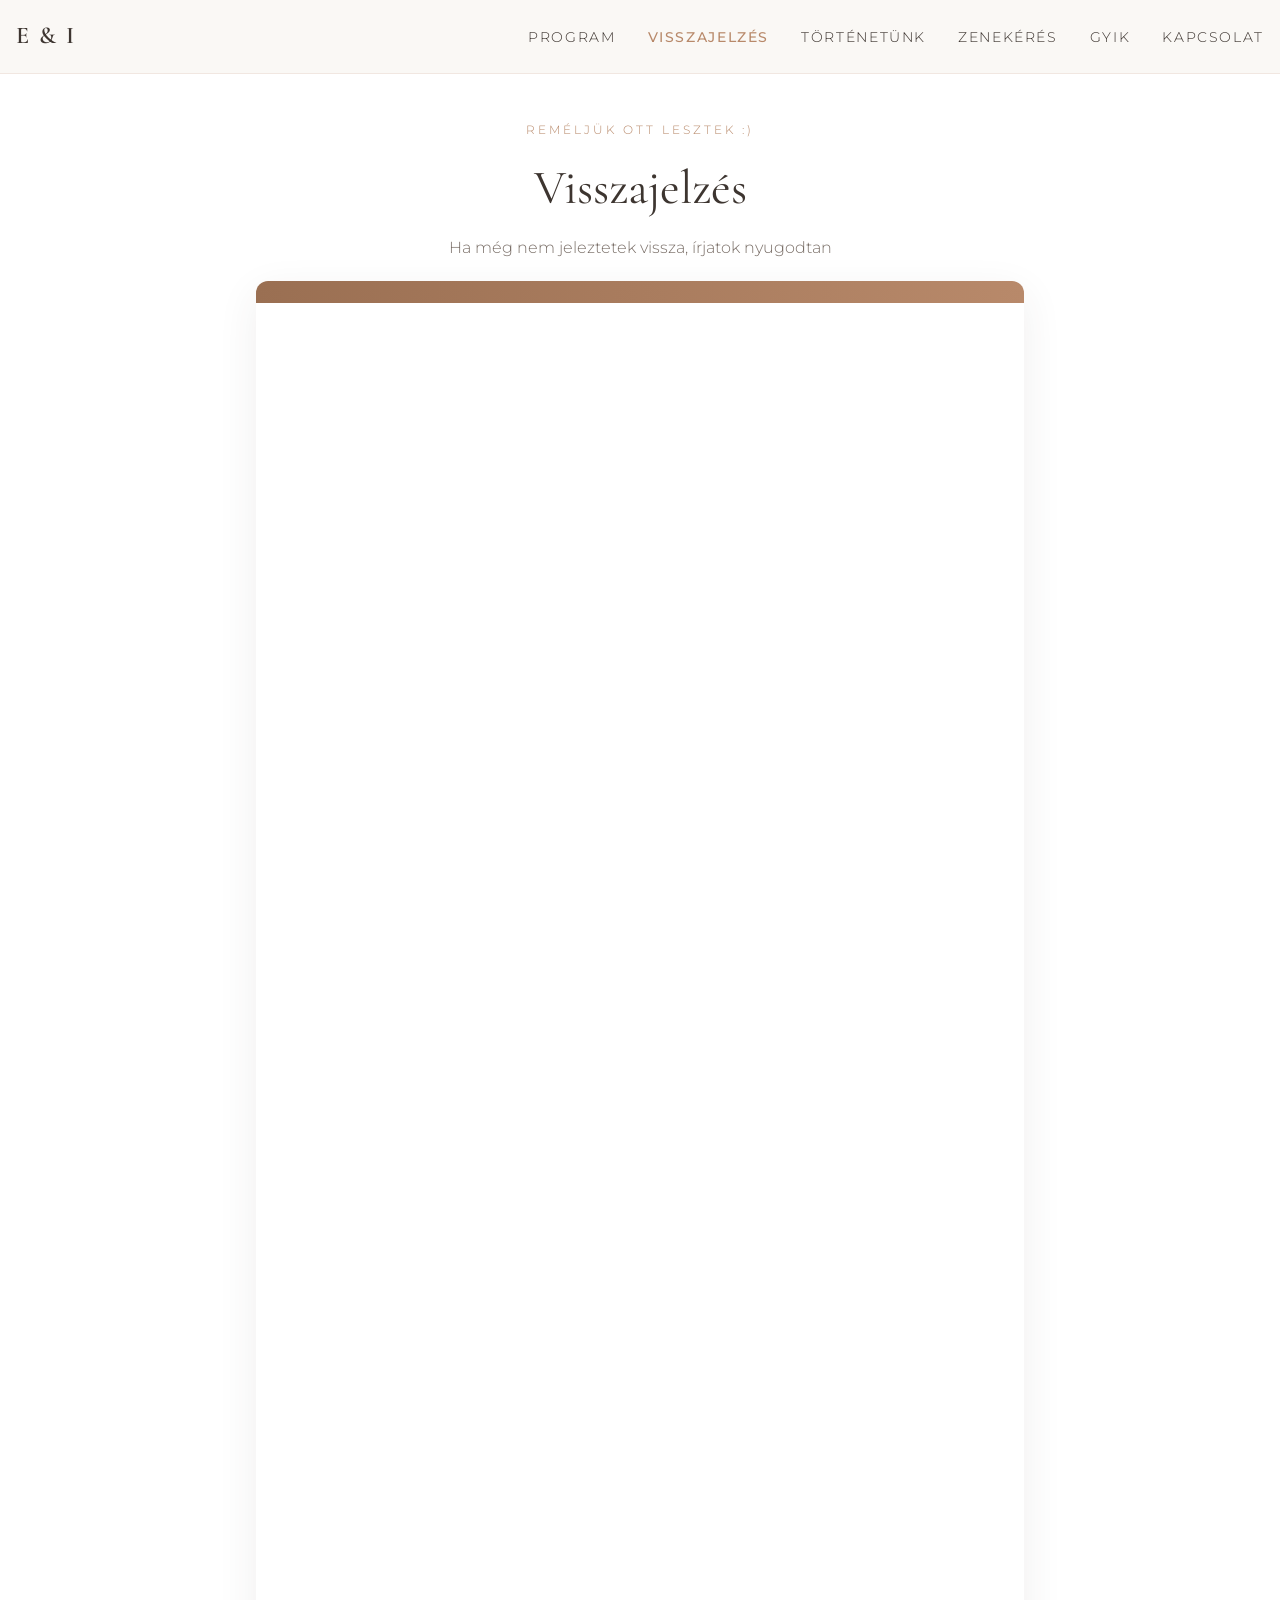
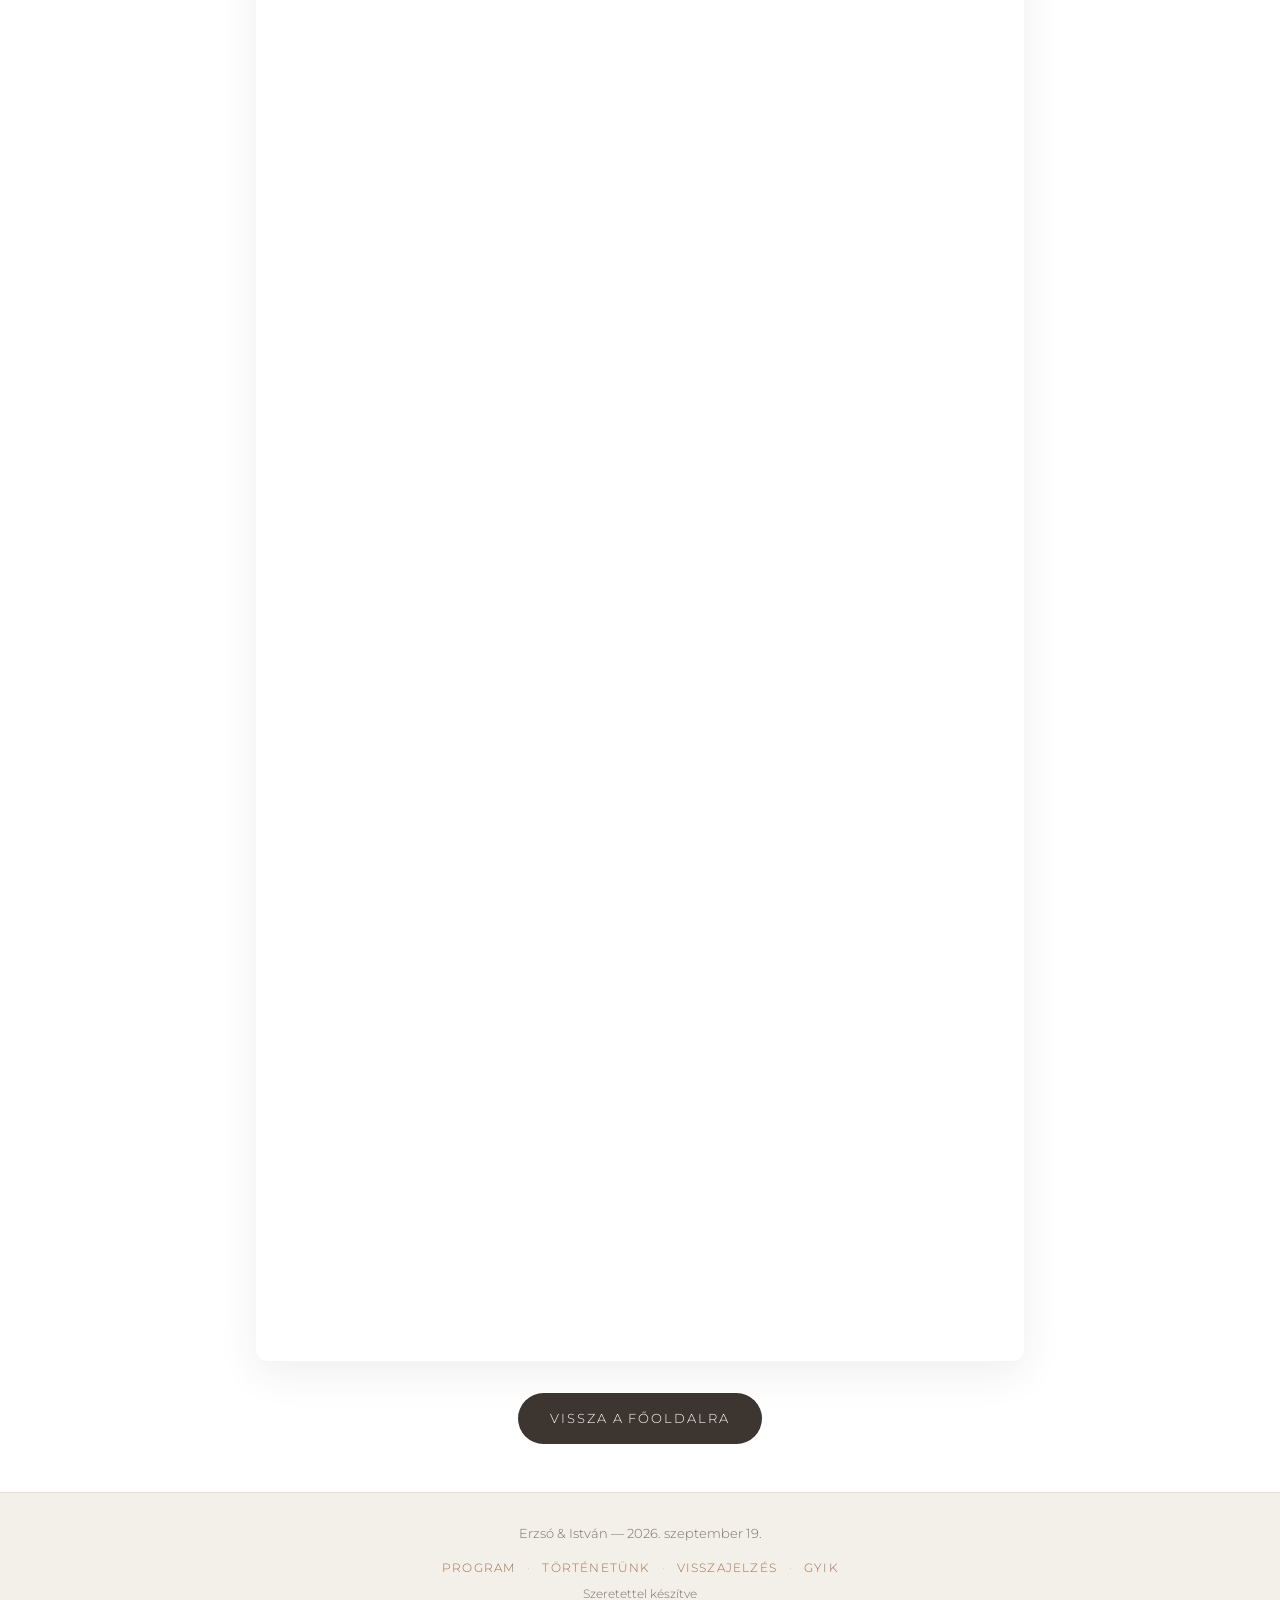
<file: visszajelzes.html>
<!DOCTYPE html>
<html lang="hu">
<head>
  <meta charset="UTF-8">
  <meta name="viewport" content="width=device-width, initial-scale=1.0">
  <meta name="robots" content="noindex, nofollow">
  <meta name="description" content="Visszajelzés Erzsó és István esküvőjére.">
  <title>Visszajelzés — Erzsó &amp; István</title>
  <meta property="og:type" content="website">
  <meta property="og:site_name" content="Erzsó &amp; István">
  <meta property="og:title" content="Visszajelzés — Erzsó &amp; István">
  <meta property="og:description" content="Jelezzétek vissza, ha ott lesztek az esküvőn — 2026. szeptember 19., Budapest.">
  <meta property="og:url" content="https://www.erzso-es-istvan-2026.hu/visszajelzes.html">
  <meta property="og:image" content="https://www.erzso-es-istvan-2026.hu/images/las_vegas2.jpeg">
  <meta property="og:image:width" content="1086">
  <meta property="og:image:height" content="724">
  <meta property="og:image:alt" content="Erzsó és István — esküvői meghívó">
  <meta property="og:locale" content="hu_HU">
  <meta name="twitter:card" content="summary_large_image">
  <meta name="twitter:title" content="Visszajelzés — Erzsó &amp; István">
  <meta name="twitter:description" content="Jelezzétek vissza, ha ott lesztek az esküvőn — 2026. szeptember 19., Budapest.">
  <meta name="twitter:image" content="https://www.erzso-es-istvan-2026.hu/images/las_vegas2.jpeg">
  <link rel="icon" href="/favicon.ico" sizes="any">
  <link rel="icon" href="/favicon.svg" type="image/svg+xml">
  <link rel="icon" href="/favicon-32x32.png" type="image/png" sizes="32x32">
  <link rel="icon" href="/favicon-16x16.png" type="image/png" sizes="16x16">
  <link rel="apple-touch-icon" href="/apple-touch-icon.png" sizes="180x180">
  <link rel="preconnect" href="https://fonts.googleapis.com">
  <link rel="preconnect" href="https://fonts.gstatic.com" crossorigin>
  <link href="https://fonts.googleapis.com/css2?family=Cormorant+Garamond:ital,wght@0,400;0,600;1,400&family=Montserrat:wght@300;400;500&display=swap" rel="stylesheet">
  <link rel="stylesheet" href="styles.css">
</head>
<body>
  <header class="site-header">
    <nav class="nav" aria-label="Fő navigáció">
      <a href="./" class="nav-logo">E &amp; I</a>
      <button class="nav-toggle" aria-label="Menü megnyitása" aria-expanded="false">
        <span></span>
        <span></span>
        <span></span>
      </button>
      <ul class="nav-links">
        <li><a href="./#program">Program</a></li>
        <li><a href="visszajelzes.html" aria-current="page">Visszajelzés</a></li>
        <li><a href="tortenetunk.html">Történetünk</a></li>
        <li><a href="./#music">Zenekérés</a></li>
        <li><a href="gyik.html">GYIK</a></li>
        <li><a href="./#contact">Kapcsolat</a></li>
      </ul>
    </nav>
  </header>

  <main class="subpage">
    <section class="section rsvp">
      <div class="container">
        <p class="section-eyebrow">Reméljük ott lesztek :)</p>
        <h1 class="section-title">Visszajelzés</h1>
        <p class="rsvp-note" id="rsvp-deadline-note">Kérjük, jelezzetek vissza 2026. július 15-ig</p>
        <div class="form-embed">
          <div class="form-embed-frame" id="form-embed-frame">
            <iframe
              id="google-form-iframe"
              src="https://docs.google.com/forms/d/e/1FAIpQLScAgXT5mMRB5hsZEaZEvizrtJkBXNH5NCnqNfAKy63wKjsvLw/viewform?embedded=true&amp;hl=hu"
              title="Esküvői visszajelzés"
            ></iframe>
            <div class="form-embed-accent" aria-hidden="true"></div>
            <div class="form-embed-login-mask" aria-hidden="true"></div>
          </div>
        </div>
        <p class="faq-back">
          <a href="./" class="btn btn-primary">Vissza a főoldalra</a>
        </p>
      </div>
    </section>
  </main>

  <footer class="site-footer">
    <p>Erzsó &amp; István — 2026. szeptember 19.</p>
    <nav class="footer-links" aria-label="Gyors linkek">
      <a href="./#program">Program</a>
      <span aria-hidden="true">·</span>
      <a href="tortenetunk.html">Történetünk</a>
      <span aria-hidden="true">·</span>
      <a href="visszajelzes.html">Visszajelzés</a>
      <span aria-hidden="true">·</span>
      <a href="gyik.html">GYIK</a>
    </nav>
    <p class="footer-note">Szeretettel készítve</p>
  </footer>

  <script src="script.js"></script>
</body>
</html>
</file>
<file: styles.css>
:root {
  --color-bg: #faf8f5;
  --color-surface: #ffffff;
  --color-text: #3d3530;
  --color-muted: #7a6f68;
  --color-accent: #b8896a;
  --color-accent-dark: #9a6f52;
  --color-hero-overlay: rgba(35, 28, 24, 0.62);
  --font-serif: "Cormorant Garamond", Georgia, serif;
  --font-sans: "Montserrat", system-ui, sans-serif;
  --shadow-soft: 0 12px 40px rgba(61, 53, 48, 0.08);
  --radius: 12px;
  --max-width: 1320px;
}

*,
*::before,
*::after {
  box-sizing: border-box;
}

html {
  scroll-behavior: smooth;
  scroll-padding-top: 5rem;
}

body {
  margin: 0;
  font-family: var(--font-sans);
  font-weight: 300;
  color: var(--color-text);
  background: var(--color-bg);
  line-height: 1.7;
}

img {
  max-width: 100%;
  display: block;
}

a {
  color: var(--color-accent-dark);
  text-decoration: none;
}

a:hover {
  text-decoration: underline;
}

.container {
  width: min(100% - 2rem, var(--max-width));
  margin-inline: auto;
}

.site-header {
  position: fixed;
  inset: 0 0 auto;
  z-index: 100;
  background: rgba(250, 248, 245, 0.92);
  backdrop-filter: blur(10px);
  border-bottom: 1px solid rgba(184, 137, 106, 0.15);
}

.nav {
  width: min(100% - 2rem, var(--max-width));
  margin-inline: auto;
  display: flex;
  align-items: center;
  justify-content: space-between;
  padding: 1rem 0;
}

.nav-logo {
  font-family: var(--font-serif);
  font-size: 1.5rem;
  font-weight: 600;
  color: var(--color-text);
  letter-spacing: 0.08em;
}

.nav-links {
  display: flex;
  gap: 2rem;
  list-style: none;
  margin: 0;
  padding: 0;
}

.nav-links a {
  color: var(--color-text);
  font-size: 0.85rem;
  letter-spacing: 0.12em;
  text-transform: uppercase;
  text-decoration: none;
}

.nav-links a:hover {
  color: var(--color-accent);
}

.nav-toggle {
  display: none;
  flex-direction: column;
  gap: 5px;
  background: none;
  border: none;
  cursor: pointer;
  padding: 0.25rem;
}

.nav-toggle span {
  display: block;
  width: 22px;
  height: 2px;
  background: var(--color-text);
  transition: transform 0.2s, opacity 0.2s;
}

.hero {
  position: relative;
  min-height: 100vh;
  display: grid;
  place-items: center;
  text-align: center;
  color: #fff;
  background: url("images/las_vegas2.jpeg") center / cover no-repeat;
  padding: 5rem 1.5rem 3rem;
}

.hero-overlay {
  position: absolute;
  inset: 0;
  background: linear-gradient(
    to bottom,
    rgba(35, 28, 24, 0.48) 0%,
    rgba(35, 28, 24, 0.62) 45%,
    rgba(35, 28, 24, 0.78) 100%
  );
  pointer-events: none;
}

.hero-content {
  position: relative;
  z-index: 1;
  max-width: 864px;
}

.hero-intro {
  margin-top: -5.5rem;
}

.hero-eyebrow {
  letter-spacing: 0.3em;
  text-transform: uppercase;
  font-size: 0.75rem;
  margin: 0 0 1rem;
}

.hero-title {
  font-family: var(--font-serif);
  font-size: clamp(3rem, 8vw, 5.5rem);
  font-weight: 400;
  line-height: 1.1;
  margin: 0 0 1rem;
}

.hero-title span {
  font-style: italic;
  font-weight: 400;
}

.hero-date,
.hero-location {
  font-size: 1.1rem;
  letter-spacing: 0.15em;
  text-transform: uppercase;
  margin: 0.35rem 0;
}

.countdown {
  display: flex;
  flex-direction: column;
  align-items: center;
  margin: 5.5rem 0 1.5rem;
}

.countdown-grid {
  display: flex;
  justify-content: center;
  gap: 1.5rem;
  flex-wrap: wrap;
}

.countdown-message {
  font-family: var(--font-serif);
  font-size: clamp(1.5rem, 5vw, 2rem);
  line-height: 1.35;
  margin: 0;
  max-width: 16ch;
  text-align: center;
}

.countdown.is-message {
  margin-top: 4.5rem;
  margin-bottom: 2rem;
}

.hero-deadline {
  margin: 0 0 1rem;
  font-size: 0.85rem;
  letter-spacing: 0.12em;
  text-transform: uppercase;
  opacity: 0.95;
}

.countdown-item {
  min-width: 72px;
}

.countdown-value {
  display: block;
  font-family: var(--font-serif);
  font-size: 2.5rem;
  line-height: 1;
}

.countdown-label {
  display: block;
  font-size: 0.7rem;
  letter-spacing: 0.2em;
  text-transform: uppercase;
  margin-top: 0.35rem;
}

.btn {
  display: inline-block;
  padding: 0.9rem 2rem;
  border-radius: 999px;
  font-size: 0.8rem;
  letter-spacing: 0.15em;
  text-transform: uppercase;
  border: none;
  cursor: pointer;
  transition: transform 0.2s, background 0.2s;
}

.btn-primary {
  background: #fff;
  color: var(--color-text);
}

.btn-primary:hover {
  transform: translateY(-2px);
  background: var(--color-bg);
  text-decoration: none;
}

.btn-cta {
  background: #ffffff;
  color: var(--color-text);
  font-weight: 500;
  box-shadow: 0 10px 32px rgba(35, 28, 24, 0.38);
  border: 1px solid rgba(255, 255, 255, 0.95);
  text-decoration: none;
}

.btn-cta:hover {
  transform: translateY(-2px);
  background: var(--color-bg);
  color: var(--color-accent-dark);
  text-decoration: none;
}

.section {
  padding: 3.5rem 0;
}

.section-eyebrow {
  text-align: center;
  color: var(--color-accent);
  letter-spacing: 0.25em;
  text-transform: uppercase;
  font-size: 0.75rem;
  margin: 0 0 0.5rem;
}

.section-title {
  font-family: var(--font-serif);
  font-size: clamp(2rem, 5vw, 3rem);
  font-weight: 400;
  text-align: center;
  margin: 0 0 1.75rem;
}

.story-content {
  max-width: 1104px;
  margin-inline: auto;
  text-align: center;
}

.story-content p {
  color: var(--color-muted);
  font-size: 1.05rem;
  line-height: 1.75;
  margin: 0 0 1.25rem;
}

.story-content p:last-child {
  margin-bottom: 0;
}

.story-gallery {
  display: grid;
  grid-template-columns: repeat(4, 1fr);
  gap: 1.25rem;
  max-width: 1152px;
  margin: 2.5rem auto 0;
}

.story-photo {
  margin: 0;
}

.story-photo img {
  display: block;
  width: 100%;
  aspect-ratio: 4 / 5;
  object-fit: cover;
  border-radius: var(--radius);
  box-shadow: var(--shadow-soft);
}

.story-photo figcaption {
  margin-top: 0.6rem;
  text-align: center;
  font-size: 0.8rem;
  letter-spacing: 0.06em;
  color: var(--color-muted);
}

.details,
.program {
  background: var(--color-surface);
}

.program {
  padding-bottom: 1.5rem;
}

.program .timeline {
  margin-top: 2rem;
}

.details-grid {
  display: grid;
  grid-template-columns: repeat(3, 1fr);
  gap: 1.5rem;
  max-width: 1080px;
  margin-inline: auto;
}

.details-text {
  max-width: 864px;
  margin: 1.5rem auto 0;
  text-align: center;
}

.details-text h3 {
  font-family: var(--font-serif);
  font-size: 1.5rem;
  font-weight: 400;
  margin: 0 0 1rem;
  color: var(--color-text);
}

.details-text p {
  margin: 0 0 1rem;
  color: var(--color-muted);
  font-size: 1.05rem;
  line-height: 1.7;
}

.details-text p:last-child {
  margin-bottom: 0;
}

.detail-card {
  background: var(--color-bg);
  padding: 1.5rem 1.25rem;
  border-radius: var(--radius);
  text-align: center;
  box-shadow: var(--shadow-soft);
}

.detail-icon {
  font-size: 1.5rem;
  color: var(--color-accent);
  margin-bottom: 1rem;
}

.detail-icon svg {
  display: block;
  width: 1.75rem;
  height: 1.75rem;
  margin-inline: auto;
}

.detail-card h3 {
  font-family: var(--font-serif);
  font-size: 1.5rem;
  font-weight: 400;
  margin: 0 0 0.5rem;
}

.detail-time {
  color: var(--color-accent-dark);
  font-weight: 500;
  margin-bottom: 0.75rem;
}

.btn-map {
  display: inline-block;
  padding: 0.65rem 1.1rem;
  border-radius: 999px;
  font-size: 0.72rem;
  letter-spacing: 0.1em;
  text-transform: uppercase;
  text-decoration: none;
  background: var(--color-accent);
  color: #fff;
  transition: transform 0.2s, background 0.2s;
}

.btn-map:hover {
  transform: translateY(-1px);
  background: var(--color-accent-dark);
  text-decoration: none;
}

.btn-map--secondary {
  background: transparent;
  color: var(--color-accent-dark);
  border: 1px solid rgba(184, 137, 106, 0.45);
}

.btn-map--secondary:hover {
  background: rgba(184, 137, 106, 0.1);
}

.map-actions {
  display: flex;
  flex-direction: column;
  gap: 0.5rem;
}

.map-actions .btn-map:not(.btn-map--compact) {
  width: 100%;
  text-align: center;
}

.map-actions-row {
  display: flex;
  gap: 0.45rem;
}

.map-actions-row .btn-map--compact {
  flex: 1;
  min-width: 0;
  padding: 0.45rem 0.5rem;
  font-size: 0.58rem;
  letter-spacing: 0.06em;
  text-align: center;
}

.venue-maps {
  display: grid;
  grid-template-columns: repeat(2, 1fr);
  gap: 1.25rem;
  max-width: 1080px;
  margin: 1.75rem auto 0;
}

.venue-map {
  background: var(--color-bg);
  padding: 1.25rem;
  border-radius: var(--radius);
  box-shadow: var(--shadow-soft);
  text-align: center;
}

.venue-map-title {
  font-family: var(--font-serif);
  font-size: 1.25rem;
  font-weight: 400;
  margin: 0 0 0.35rem;
}

.venue-map-address {
  margin: 0 0 1rem;
  color: var(--color-muted);
  font-size: 0.95rem;
}

.map-embed {
  overflow: hidden;
  border-radius: calc(var(--radius) - 2px);
  margin-bottom: 1rem;
  border: 1px solid rgba(184, 137, 106, 0.18);
}

.map-embed iframe {
  display: block;
  width: 100%;
  height: 220px;
  border: 0;
}

.timeline {
  max-width: 720px;
  margin-inline: auto;
}

.timeline-date {
  display: block;
  font-size: 0.8rem;
  letter-spacing: 0.12em;
  text-transform: uppercase;
  color: var(--color-accent);
  margin-bottom: 1.25rem;
}

.timeline-events {
  list-style: none;
  margin: 0;
  padding: 0;
  display: grid;
  gap: 0.65rem;
}

.timeline-event {
  display: grid;
  grid-template-columns: auto 1fr;
  gap: 0.85rem;
  align-items: start;
  padding: 0.85rem 1rem;
  background: var(--color-bg);
  border-radius: var(--radius);
  box-shadow: var(--shadow-soft);
  border: 1px solid rgba(184, 137, 106, 0.12);
}

.timeline-event--no-time {
  grid-template-columns: 1fr;
}

.timeline-event--no-time .timeline-label {
  color: var(--color-muted);
  font-style: italic;
}

.timeline-time {
  font-family: var(--font-serif);
  font-size: 1.15rem;
  font-weight: 600;
  line-height: 1.2;
  color: var(--color-accent-dark);
  white-space: nowrap;
}

.timeline-label {
  color: var(--color-text);
  font-size: 0.98rem;
  line-height: 1.45;
}

.program-day-contact {
  margin-top: 1.25rem;
  padding: 1.15rem 1.25rem;
  background: var(--color-bg);
  border-radius: var(--radius);
  box-shadow: var(--shadow-soft);
  border-left: 3px solid var(--color-accent);
  text-align: left;
}

.program-day-contact h3 {
  font-family: var(--font-serif);
  font-size: 1.2rem;
  font-weight: 400;
  margin: 0 0 0.5rem;
}

.program-day-contact p {
  margin: 0 0 0.75rem;
  color: var(--color-muted);
  font-size: 0.95rem;
  line-height: 1.55;
}

.program-day-contact-link {
  font-weight: 500;
}

.timeline-note {
  margin: 1.75rem auto 0;
  max-width: 720px;
  padding: 1rem 1.25rem;
  background: var(--color-bg);
  border-left: 3px solid var(--color-accent);
  border-radius: var(--radius);
  box-shadow: var(--shadow-soft);
}

.timeline-note p {
  margin: 0;
  color: var(--color-muted);
  font-size: 0.95rem;
  line-height: 1.6;
}

.rsvp {
  background: var(--color-surface);
  padding-bottom: 2rem;
}

.rsvp .section-title {
  margin-bottom: 0.75rem;
}

.rsvp-note {
  text-align: center;
  color: var(--color-muted);
  margin: -0.5rem 0 1.25rem;
}

.form-embed {
  max-width: 768px;
  margin-inline: auto;
}

.form-embed-frame {
  position: relative;
  overflow: visible;
  border-radius: var(--radius);
  box-shadow: var(--shadow-soft);
  background: var(--color-surface);
}

.form-embed iframe {
  display: block;
  width: 100%;
  border: 0;
}

.form-embed-accent {
  position: absolute;
  top: 0;
  left: 0;
  right: 0;
  height: 22px;
  background: linear-gradient(90deg, var(--color-accent-dark), var(--color-accent));
  z-index: 2;
  pointer-events: none;
  border-radius: var(--radius) var(--radius) 0 0;
}

.form-embed-login-mask {
  position: absolute;
  top: 96px;
  left: 0;
  right: 0;
  height: 44px;
  background: var(--color-surface);
  z-index: 2;
  pointer-events: none;
}

@media (max-width: 768px) {
  .rsvp-note {
    margin-bottom: 1rem;
  }

  .form-embed-login-mask {
    top: 138px;
  }
}

.rsvp-form {
  max-width: 624px;
  margin-inline: auto;
  display: grid;
  gap: 1.25rem;
  padding: 2rem;
  background: var(--color-bg);
  border-radius: var(--radius);
  box-shadow: var(--shadow-soft);
}

.form-status {
  text-align: center;
  font-size: 0.95rem;
  margin: 0;
}

.form-status--success {
  color: #2d6a4f;
}

.form-status--error {
  color: #9b2226;
}

.form-row {
  display: grid;
  gap: 0.4rem;
}

.form-row label {
  font-size: 0.8rem;
  letter-spacing: 0.08em;
  text-transform: uppercase;
}

.form-row input,
.form-row select,
.form-row textarea {
  width: 100%;
  padding: 0.85rem 1rem;
  border: 1px solid rgba(184, 137, 106, 0.25);
  border-radius: 8px;
  font: inherit;
  background: var(--color-bg);
  color: var(--color-text);
}

.form-row input:focus,
.form-row select:focus,
.form-row textarea:focus {
  outline: 2px solid rgba(184, 137, 106, 0.35);
  outline-offset: 2px;
}

.form-hint {
  font-size: 0.85rem;
  color: var(--color-muted);
  text-align: center;
  margin: 0.5rem 0 0;
}

.info-preview {
  background: var(--color-surface);
  padding-top: 1.5rem;
}

.info-preview .section-title {
  margin-bottom: 1.25rem;
}

.info-intro {
  text-align: center;
  color: var(--color-muted);
  max-width: none;
  margin: -1rem auto 1.75rem;
}

.info-intro a {
  color: var(--color-accent-dark);
}

.info-grid {
  display: grid;
  grid-template-columns: repeat(2, 1fr);
  gap: 1.25rem;
  max-width: 984px;
  margin-inline: auto;
}

.info-card {
  background: var(--color-bg);
  padding: 1.5rem 1.25rem;
  border-radius: var(--radius);
  box-shadow: var(--shadow-soft);
  border: 1px solid rgba(184, 137, 106, 0.12);
}

.info-icon {
  color: var(--color-accent);
  margin-bottom: 0.85rem;
}

.info-icon svg {
  display: block;
  width: 1.6rem;
  height: 1.6rem;
}

.info-card h3 {
  font-family: var(--font-serif);
  font-size: 1.2rem;
  font-weight: 400;
  margin: 0 0 0.5rem;
  color: var(--color-text);
}

.info-card p {
  margin: 0 0 0.85rem;
  color: var(--color-muted);
  font-size: 0.95rem;
  line-height: 1.6;
}

.info-link {
  font-size: 0.8rem;
  letter-spacing: 0.06em;
  text-transform: uppercase;
  color: var(--color-accent-dark);
  text-decoration: none;
}

.info-link:hover {
  text-decoration: underline;
}

.music {
  padding: 2.25rem 0;
}

.music .section-eyebrow {
  margin-bottom: 0.35rem;
}

.music .section-title {
  margin-bottom: 1rem;
}

.music-note {
  text-align: center;
  color: var(--color-muted);
  max-width: 624px;
  margin: -0.25rem auto 1rem;
  font-size: 0.98rem;
  line-height: 1.65;
}

.music-box {
  max-width: 480px;
  margin-inline: auto;
  padding: 1.25rem 1.5rem;
  background: var(--color-bg);
  border-radius: var(--radius);
  text-align: center;
  box-shadow: var(--shadow-soft);
}

.music-icon {
  font-size: 1.5rem;
  color: var(--color-accent);
  margin: 0 0 0.75rem;
}

.btn-spotify {
  background: #1db954;
  color: #fff;
}

.btn-spotify:hover {
  transform: translateY(-2px);
  background: #1aa34a;
  text-decoration: none;
}

.music-hint {
  margin: 0.65rem 0 0;
  font-size: 0.78rem;
  color: var(--color-muted);
}

.subpage {
  padding-top: 4rem;
}

.faq-intro {
  text-align: center;
  color: var(--color-muted);
  max-width: 672px;
  margin: -1rem auto 2rem;
}

.faq-list {
  max-width: 864px;
  margin-inline: auto;
  display: grid;
  gap: 0.75rem;
}

.faq-item {
  background: var(--color-surface);
  border-radius: var(--radius);
  box-shadow: var(--shadow-soft);
  padding: 0 1.25rem;
}

.faq-item summary {
  font-family: var(--font-serif);
  font-size: 1.2rem;
  font-weight: 400;
  padding: 1.25rem 0;
  cursor: pointer;
  list-style: none;
}

.faq-item summary::-webkit-details-marker {
  display: none;
}

.faq-item summary::after {
  content: "+";
  float: right;
  color: var(--color-accent);
  font-family: var(--font-sans);
  font-size: 1.25rem;
  line-height: 1.4;
}

.faq-item[open] summary::after {
  content: "−";
}

.faq-item p {
  margin: 0 0 1.25rem;
  padding-bottom: 0.25rem;
  color: var(--color-muted);
  line-height: 1.7;
}

.faq-item a {
  color: var(--color-accent-dark);
}

.faq-back {
  text-align: center;
  margin-top: 2rem;
}

.faq-back .btn-primary {
  background: var(--color-text);
  color: #fff;
}

.faq-back .btn-primary:hover {
  background: var(--color-accent-dark);
}

.nav-links a[aria-current="page"],
.nav-links a.is-active {
  color: var(--color-accent);
  font-weight: 500;
}

.contact {
  background: var(--color-bg);
  border-top: 1px solid rgba(184, 137, 106, 0.25);
}

.contact-note {
  text-align: center;
  color: var(--color-muted);
  margin: -1rem 0 1.75rem;
}

.contact-layout {
  display: flex;
  flex-direction: column;
  gap: 1.25rem;
  max-width: 720px;
  margin-inline: auto;
}

.contact-row--pair {
  display: grid;
  grid-template-columns: repeat(2, 1fr);
  gap: 1.25rem;
}

.contact-card--highlight {
  border: 1px solid rgba(184, 137, 106, 0.35);
  background: #fffaf6;
}

.contact-role {
  margin: 0 0 0.65rem;
  color: var(--color-muted);
  font-size: 0.85rem;
  line-height: 1.45;
}

.contact-card {
  background: var(--color-surface);
  padding: 1.75rem 1.25rem;
  border-radius: var(--radius);
  text-align: center;
  box-shadow: var(--shadow-soft);
  border: 1px solid rgba(184, 137, 106, 0.12);
}

.contact-icon {
  color: var(--color-accent);
  margin-bottom: 1rem;
}

.contact-icon svg {
  display: block;
  width: 1.75rem;
  height: 1.75rem;
  margin-inline: auto;
}

.contact-card h3 {
  font-family: var(--font-serif);
  font-size: 1.25rem;
  font-weight: 400;
  margin: 0 0 0.65rem;
  color: var(--color-text);
}

.contact-link {
  display: inline-block;
  color: var(--color-accent-dark);
  text-decoration: none;
  font-size: 0.95rem;
  line-height: 1.5;
  word-break: break-word;
}

.contact-link:hover {
  text-decoration: underline;
}

.site-footer {
  text-align: center;
  padding: 1.1rem 1.5rem;
  background: #f3efe9;
  border-top: 1px solid rgba(184, 137, 106, 0.18);
  color: var(--color-muted);
  font-size: 0.8rem;
}

.footer-links {
  display: flex;
  flex-wrap: wrap;
  justify-content: center;
  align-items: center;
  gap: 0.5rem 0.75rem;
  margin: 0.45rem 0;
}

.footer-links a {
  color: var(--color-accent-dark);
  font-size: 0.75rem;
  letter-spacing: 0.1em;
  text-transform: uppercase;
  text-decoration: none;
}

.footer-links a:hover {
  color: var(--color-accent);
  text-decoration: underline;
}

.footer-links span {
  color: rgba(184, 137, 106, 0.5);
  font-size: 0.75rem;
}

.footer-note {
  margin-top: 0.15rem;
  font-size: 0.72rem;
}

@media (max-width: 900px) {
  .story-gallery {
    grid-template-columns: repeat(2, 1fr);
    max-width: 624px;
  }

  .details-grid,
  .venue-maps,
  .info-grid {
    grid-template-columns: 1fr;
  }

  .contact-row--pair {
    grid-template-columns: 1fr;
    max-width: 432px;
    margin-inline: auto;
    width: 100%;
  }

  .contact-layout {
    max-width: 432px;
  }

  .nav-toggle {
    display: flex;
  }

  .nav-links {
    position: absolute;
    top: 100%;
    left: 0;
    right: 0;
    flex-direction: column;
    gap: 0;
    background: rgba(250, 248, 245, 0.98);
    border-bottom: 1px solid rgba(184, 137, 106, 0.15);
    padding: 0;
    max-height: 0;
    overflow: hidden;
    transition: max-height 0.3s ease;
  }

  .nav-links.open {
    max-height: 420px;
    padding: 1rem 0;
  }

  .nav-links li {
    text-align: center;
    padding: 0.75rem 0;
  }

  .nav-toggle[aria-expanded="true"] span:nth-child(1) {
    transform: translateY(7px) rotate(45deg);
  }

  .nav-toggle[aria-expanded="true"] span:nth-child(2) {
    opacity: 0;
  }

  .nav-toggle[aria-expanded="true"] span:nth-child(3) {
    transform: translateY(-7px) rotate(-45deg);
  }
}

@media (max-width: 480px) {
  .timeline-event {
    grid-template-columns: 1fr;
    gap: 0.35rem;
    padding: 0.95rem 1rem;
  }

  .timeline-time {
    font-size: 1.25rem;
  }

  .timeline-label {
    font-size: 1rem;
  }

  .map-embed iframe {
    height: 200px;
  }
}
</file>
